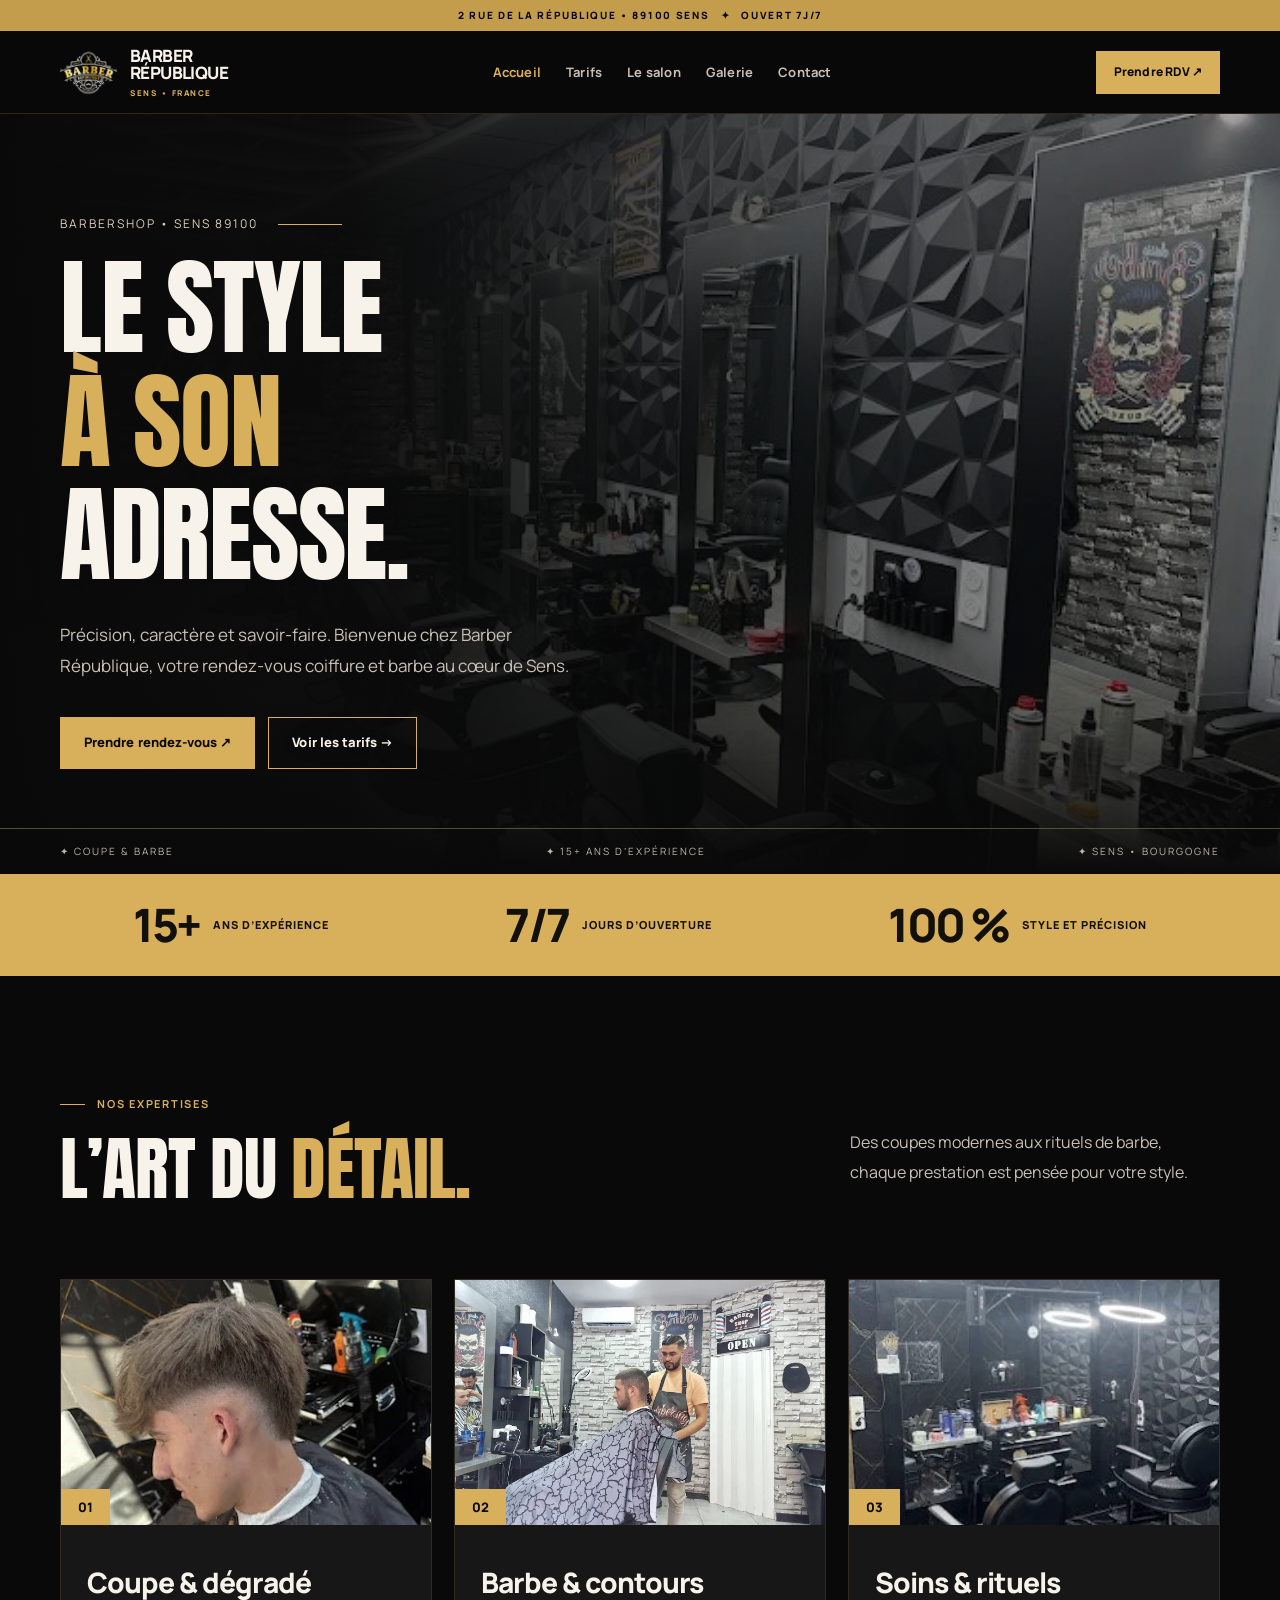
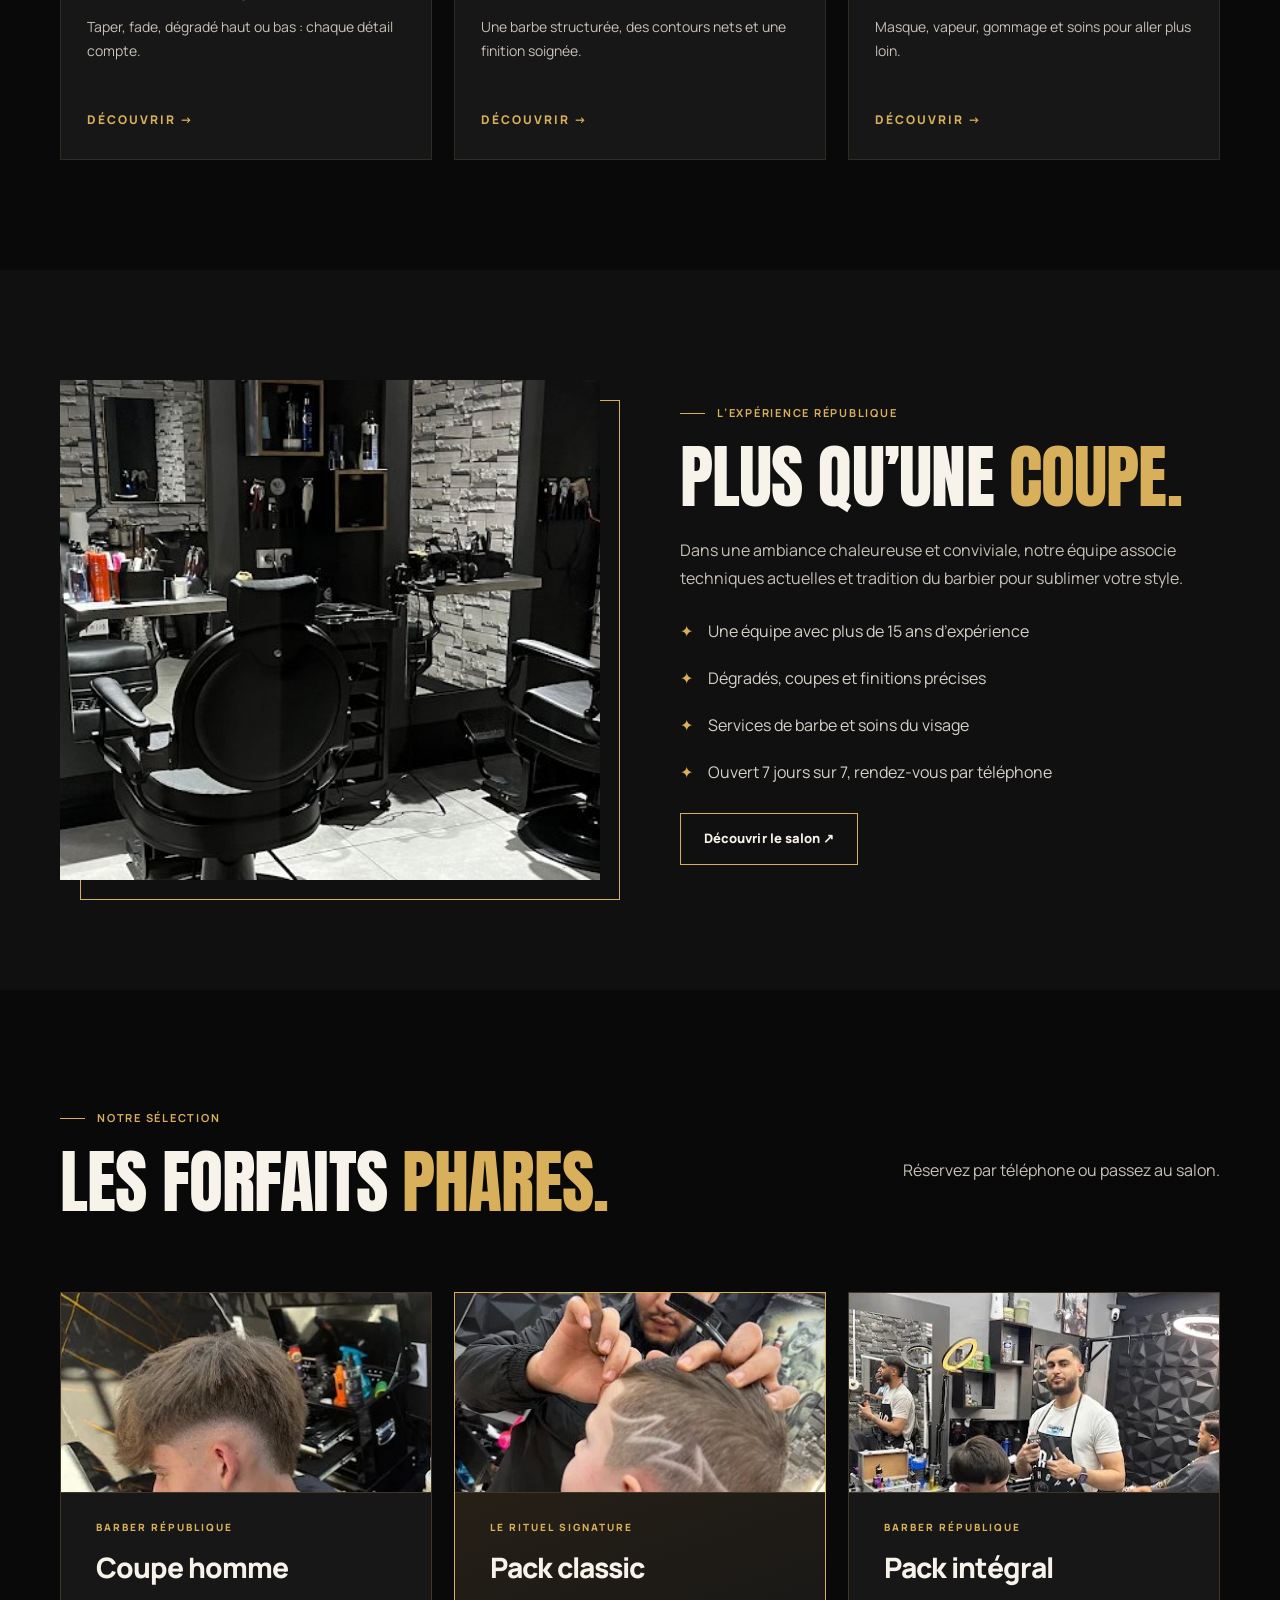
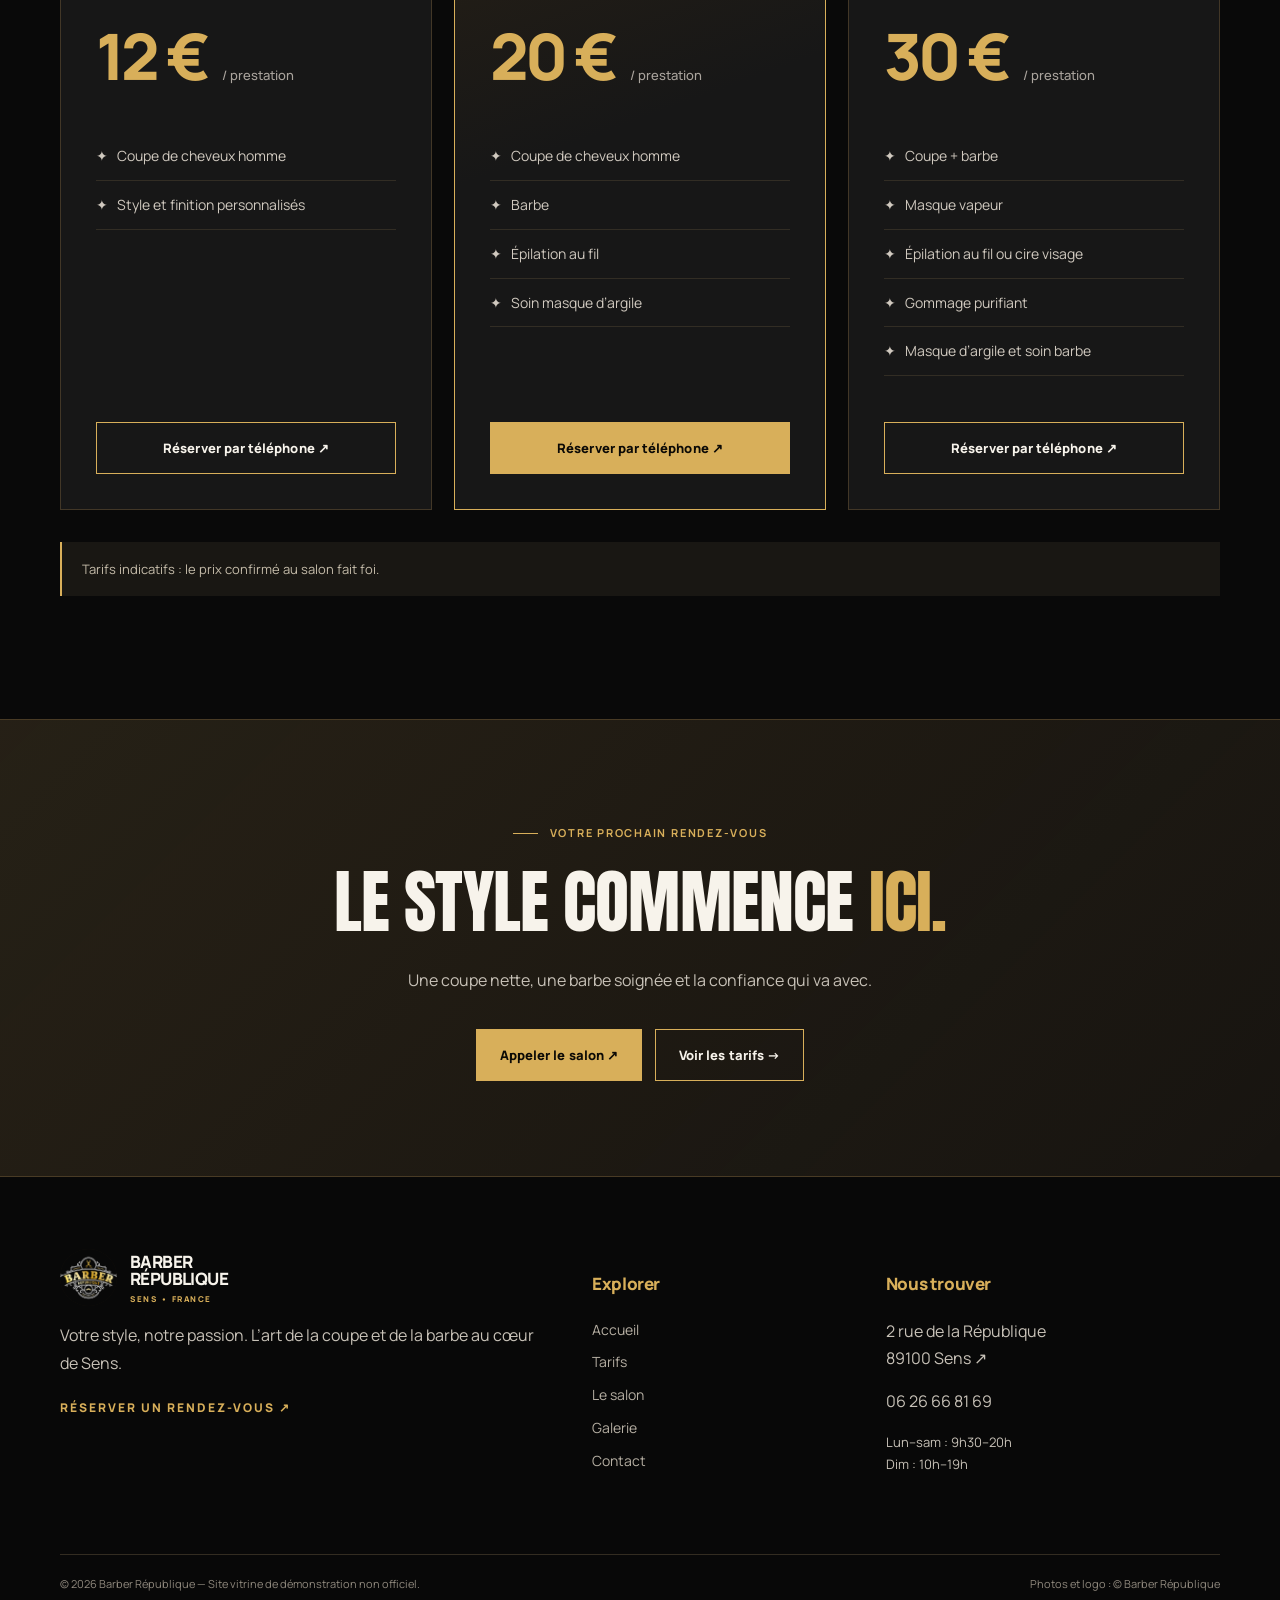
<file: index.html>
<!doctype html><html lang="fr"><head><meta charset="utf-8"><meta name="viewport" content="width=device-width,initial-scale=1"><meta name="format-detection" content="telephone=no"><meta name="theme-color" content="#090909"><meta name="description" content="Barber République à Sens : coupes homme, barbe, soins du visage, ouvert 7j/7 au 2 rue de la République."><title>Accueil | Barber République Sens</title><link rel="icon" href="images/logo.png"><link rel="preconnect" href="https://fonts.googleapis.com"><link rel="stylesheet" href="styles.css"></head><body><div class="topline">2 rue de la République • 89100 Sens<span class="tl-extra"> &nbsp; ✦ &nbsp; Ouvert 7j/7</span></div><header class="header"><div class="container header-inner"><a href="index.html" class="brand" aria-label="Barber République — Accueil"><img src="images/logo.png" alt="Logo Barber République"><span class="brand-text">BARBER<br>RÉPUBLIQUE<small>SENS • FRANCE</small></span></a><nav class="nav" id="nav" aria-label="Navigation principale"><a class="navlink active" href="index.html">Accueil</a><a class="navlink " href="tarifs.html">Tarifs</a><a class="navlink " href="salon.html">Le salon</a><a class="navlink " href="galerie.html">Galerie</a><a class="navlink " href="contact.html">Contact</a></nav><a class="btn header-cta" href="tel:+33626668169">Prendre RDV ↗</a><button class="menu-toggle" aria-label="Ouvrir le menu" aria-controls="nav" aria-expanded="false">☰</button></div></header><main><section class="hero"><img class="hero-bg" src="images/salon-vue-ensemble.jpg" alt="Intérieur du salon Barber République à Sens"><div class="container hero-content"><div class="hero-label">Barbershop • Sens 89100</div><h1>LE STYLE <span class="gold">À SON</span><span>ADRESSE.</span></h1><p>Précision, caractère et savoir-faire. Bienvenue chez Barber République, votre rendez-vous coiffure et barbe au cœur de Sens.</p><div class="hero-actions"><a class="btn" href="tel:+33626668169">Prendre rendez-vous ↗</a><a class="btn outline" href="tarifs.html">Voir les tarifs →</a></div></div><div class="hero-bottom"><div class="container"><span>✦ Coupe & barbe</span><span>✦ 15+ ans d’expérience</span><span>✦ Sens • Bourgogne</span></div></div></section><div class="statbar"><div class="container"><div class="stat"><b>15+</b> ans d’expérience</div><div class="stat"><b>7/7</b> jours d’ouverture</div><div class="stat"><b>100 %</b> style et précision</div></div></div><section class="section"><div class="container"><div class="section-head reveal"><div><span class="eyebrow">Nos expertises</span><h2>L’ART DU <span class="gold">DÉTAIL.</span></h2></div><p>Des coupes modernes aux rituels de barbe, chaque prestation est pensée pour votre style.</p></div><div class="grid3"><article class="service-card reveal"><div class="service-image"><img src="images/coupe-degrade.jpg" alt="Coupe et dégradé chez Barber République" loading="lazy"><span class="service-number">01</span></div><div class="service-body"><h3>Coupe & dégradé</h3><p>Taper, fade, dégradé haut ou bas : chaque détail compte.</p><a class="text-link" href="tarifs.html">Découvrir →</a></div></article><article class="service-card reveal"><div class="service-image"><img src="images/barbier-au-travail.jpg" alt="Barbier au travail chez Barber République" loading="lazy"><span class="service-number">02</span></div><div class="service-body"><h3>Barbe & contours</h3><p>Une barbe structurée, des contours nets et une finition soignée.</p><a class="text-link" href="tarifs.html">Découvrir →</a></div></article><article class="service-card reveal"><div class="service-image"><img src="images/salon-plafond-led.jpg" alt="Postes de coiffure et plafond lumineux du salon" loading="lazy"><span class="service-number">03</span></div><div class="service-body"><h3>Soins & rituels</h3><p>Masque, vapeur, gommage et soins pour aller plus loin.</p><a class="text-link" href="tarifs.html">Découvrir →</a></div></article></div></div></section><section class="section alt"><div class="container split"><div class="split-photo reveal"><img src="images/salon-fauteuils.jpg" alt="Fauteuils et postes de coiffure du salon Barber République" loading="lazy"></div><div class="reveal"><span class="eyebrow">L’expérience République</span><h2>PLUS QU’UNE <span class="gold">COUPE.</span></h2><p>Dans une ambiance chaleureuse et conviviale, notre équipe associe techniques actuelles et tradition du barbier pour sublimer votre style.</p><ul class="checklist"><li>Une équipe avec plus de 15 ans d’expérience</li><li>Dégradés, coupes et finitions précises</li><li>Services de barbe et soins du visage</li><li>Ouvert 7 jours sur 7, rendez-vous par téléphone</li></ul><a href="salon.html" class="btn outline">Découvrir le salon ↗</a></div></div></section><section class="section"><div class="container"><div class="section-head reveal"><div><span class="eyebrow">Notre sélection</span><h2>LES FORFAITS <span class="gold">PHARES.</span></h2></div><p>Réservez par téléphone ou passez au salon.</p></div><div class="grid3 pricing-home"><article class="pricing-card reveal "><div class="pricing-photo"><img src="images/coupe-degrade.jpg" alt="Coupe homme dégradée" loading="lazy"></div><span class="pill">Barber République</span><h3>Coupe homme</h3><div class="price">12 € <small>/ prestation</small></div><ul><li>✦ &nbsp; Coupe de cheveux homme</li><li>✦ &nbsp; Style et finition personnalisés</li></ul><a class="btn outline" href="tel:+33626668169">Réserver par téléphone ↗</a></article><article class="pricing-card reveal featured"><div class="pricing-photo"><img src="images/coupe-motif-rasoir.jpg" alt="Coupe et finitions au rasoir" loading="lazy"></div><span class="pill">Le rituel signature</span><h3>Pack classic</h3><div class="price">20 € <small>/ prestation</small></div><ul><li>✦ &nbsp; Coupe de cheveux homme</li><li>✦ &nbsp; Barbe</li><li>✦ &nbsp; Épilation au fil</li><li>✦ &nbsp; Soin masque d’argile</li></ul><a class="btn " href="tel:+33626668169">Réserver par téléphone ↗</a></article><article class="pricing-card reveal "><div class="pricing-photo"><img src="images/equipe-au-travail.jpg" alt="Soin complet au salon" loading="lazy"></div><span class="pill">Barber République</span><h3>Pack intégral</h3><div class="price">30 € <small>/ prestation</small></div><ul><li>✦ &nbsp; Coupe + barbe</li><li>✦ &nbsp; Masque vapeur</li><li>✦ &nbsp; Épilation au fil ou cire visage</li><li>✦ &nbsp; Gommage purifiant</li><li>✦ &nbsp; Masque d’argile et soin barbe</li></ul><a class="btn outline" href="tel:+33626668169">Réserver par téléphone ↗</a></article></div><p class="note">Tarifs indicatifs : le prix confirmé au salon fait foi.</p></div></section><section class="cta-band"><div class="container reveal"><span class="eyebrow">Votre prochain rendez-vous</span><h2>LE STYLE COMMENCE <span class="gold">ICI.</span></h2><p>Une coupe nette, une barbe soignée et la confiance qui va avec.</p><div class="actions"><a class="btn" href="tel:+33626668169">Appeler le salon ↗</a><a class="btn outline" href="tarifs.html">Voir les tarifs →</a></div></div></section></main><footer class="footer"><div class="container"><div class="footer-grid"><div><a href="index.html" class="brand"><img src="images/logo.png" alt="Logo Barber République"><span class="brand-text">BARBER<br>RÉPUBLIQUE<small>SENS • FRANCE</small></span></a><p>Votre style, notre passion. L’art de la coupe et de la barbe au cœur de Sens.</p><a class="text-link" href="tel:+33626668169">Réserver un rendez-vous ↗</a></div><div><h4>Explorer</h4><ul><li><a href="index.html">Accueil</a></li><li><a href="tarifs.html">Tarifs</a></li><li><a href="salon.html">Le salon</a></li><li><a href="galerie.html">Galerie</a></li><li><a href="contact.html">Contact</a></li></ul></div><div><h4>Nous trouver</h4><p><a href="https://www.google.com/maps/search/?api=1&amp;query=2+Rue+de+la+R%C3%A9publique+89100+Sens" target="_blank" rel="noopener noreferrer">2 rue de la République<br>89100 Sens ↗</a></p><p><a href="tel:+33626668169">06 26 66 81 69</a></p><p class="small">Lun–sam : 9h30–20h<br>Dim : 10h–19h</p></div></div><div class="footer-bottom"><span>© 2026 Barber République — Site vitrine de démonstration non officiel.</span><span>Photos et logo : © Barber République</span></div></div></footer><script src="script.js" defer></script></body></html>
</file>
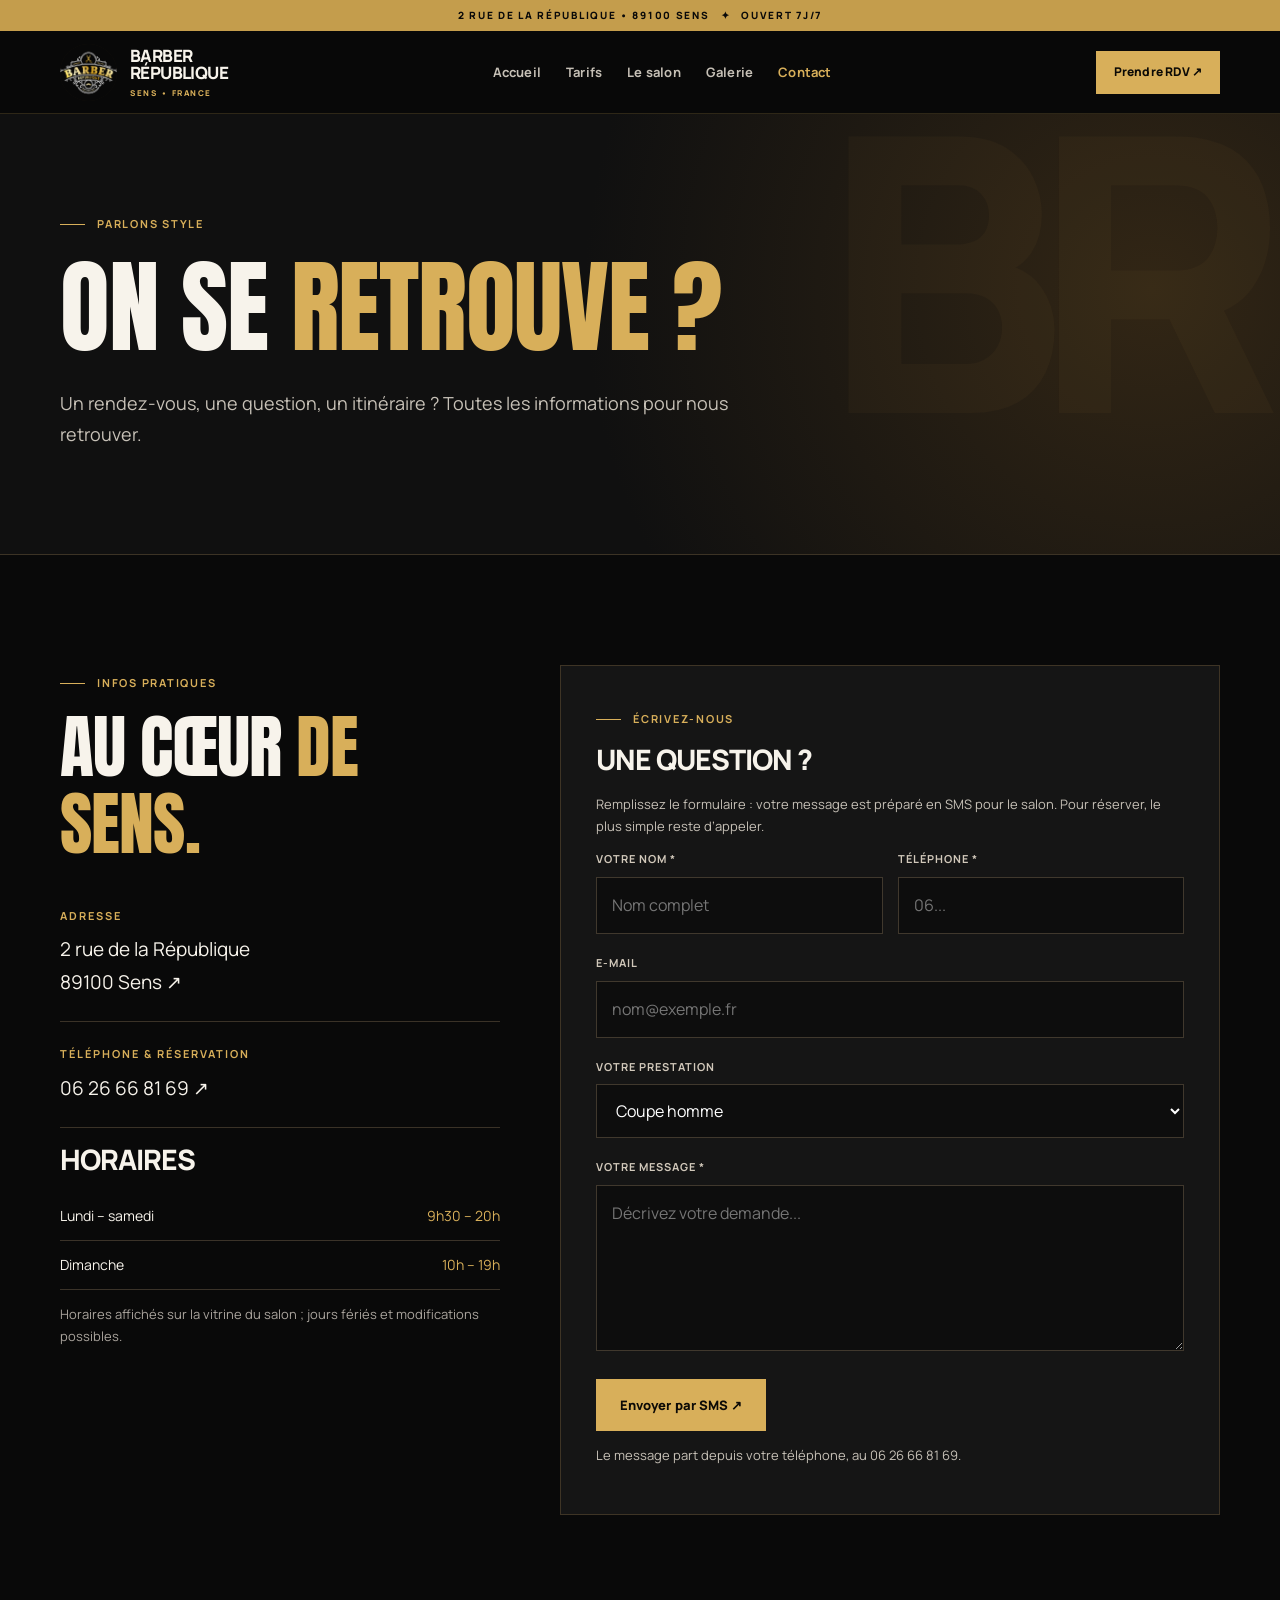
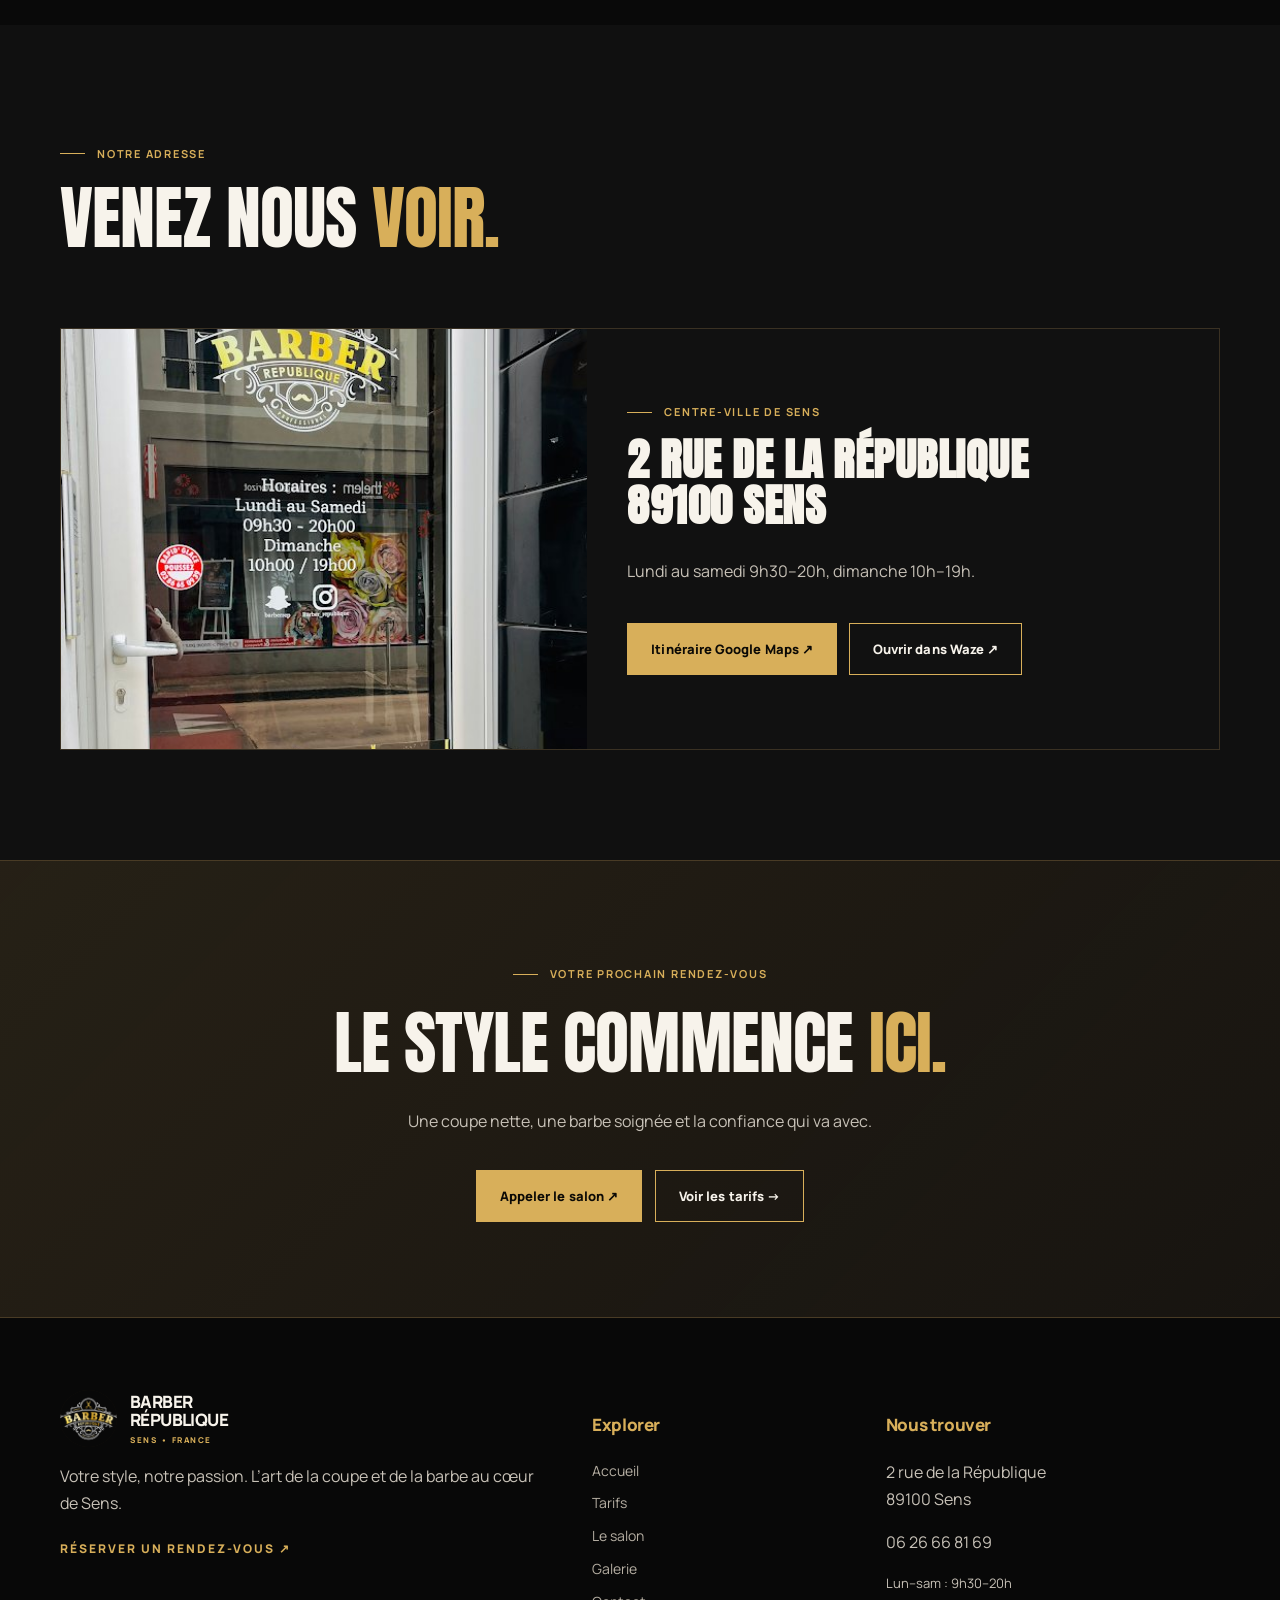
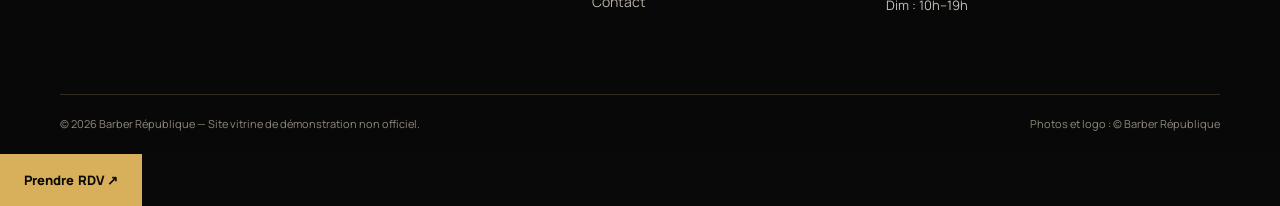
<file: contact.html>
<!doctype html><html lang="fr"><head><meta charset="utf-8"><meta name="viewport" content="width=device-width,initial-scale=1"><meta name="format-detection" content="telephone=no"><meta name="theme-color" content="#090909"><meta name="description" content="Adresse, téléphone, horaires et prise de rendez-vous chez Barber République à Sens."><title>Contact et horaires | Barber République Sens</title><link rel="icon" href="images/logo.png"><link rel="preconnect" href="https://fonts.googleapis.com"><link rel="stylesheet" href="styles.css"></head><body><div class="topline">2 rue de la République • 89100 Sens<span class="tl-extra"> &nbsp; ✦ &nbsp; Ouvert 7j/7</span></div><header class="header"><div class="container header-inner"><a href="index.html" class="brand" aria-label="Barber République — Accueil"><img src="images/logo.png" alt="Logo Barber République"><span class="brand-text">BARBER<br>RÉPUBLIQUE<small>SENS • FRANCE</small></span></a><nav class="nav" id="nav" aria-label="Navigation principale"><a class="navlink " href="index.html">Accueil</a><a class="navlink " href="tarifs.html">Tarifs</a><a class="navlink " href="salon.html">Le salon</a><a class="navlink " href="galerie.html">Galerie</a><a class="navlink active" href="contact.html">Contact</a></nav><a class="btn header-cta" href="tel:+33626668169">Prendre RDV ↗</a><button class="menu-toggle" aria-label="Ouvrir le menu" aria-controls="nav" aria-expanded="false">☰</button></div></header><main><section class="page-hero"><div class="container reveal"><span class="eyebrow">Parlons style</span><h1>ON SE <span class="gold">RETROUVE ?</span></h1><p class="lead">Un rendez-vous, une question, un itinéraire ? Toutes les informations pour nous retrouver.</p></div></section><section class="section"><div class="container contact-grid"><div class="reveal"><span class="eyebrow">Infos pratiques</span><h2>AU CŒUR <span class="gold">DE SENS.</span></h2><div class="contact-block"><strong>Adresse</strong><a href="https://www.google.com/maps/search/?api=1&query=2+Rue+de+la+R%C3%A9publique+89100+Sens" target="_blank" rel="noopener noreferrer">2 rue de la République<br>89100 Sens ↗</a></div><div class="contact-block"><strong>Téléphone &amp; Réservation</strong><a href="tel:+33626668169">06 26 66 81 69 ↗</a></div><h3>HORAIRES</h3><table class="hours"><tr><td>Lundi – samedi</td><td>9h30 – 20h</td></tr><tr><td>Dimanche</td><td>10h – 19h</td></tr></table><p class="small muted">Horaires affichés sur la vitrine du salon ; jours fériés et modifications possibles.</p></div><div class="contact-form reveal"><span class="eyebrow">Écrivez-nous</span><h3>UNE QUESTION ?</h3><p class="small">Remplissez le formulaire : votre message est préparé en SMS pour le salon. Pour réserver, le plus simple reste d’appeler.</p><form><div class="form-row"><div class="field"><label for="nom">Votre nom *</label><input id="nom" name="nom" required autocomplete="name" placeholder="Nom complet"></div><div class="field"><label for="telephone">Téléphone *</label><input id="telephone" name="telephone" required type="tel" autocomplete="tel" placeholder="06..."></div></div><div class="field"><label for="email">E-mail</label><input id="email" name="email" type="email" autocomplete="email" placeholder="nom@exemple.fr"></div><div class="field"><label for="service">Votre prestation</label><select id="service" name="service"><option>Coupe homme</option><option>Barbe</option><option>Pack classic</option><option>Pack intégral</option><option>Autre demande</option></select></div><div class="field"><label for="message">Votre message *</label><textarea id="message" name="message" required rows="5" placeholder="Décrivez votre demande..."></textarea></div><button class="btn" type="submit">Envoyer par SMS ↗</button><p class="small" id="form-note" aria-live="polite">Le message part depuis votre téléphone, au 06 26 66 81 69.</p></form></div></div></section><section class="section alt"><div class="container"><div class="section-head reveal"><div><span class="eyebrow">Notre adresse</span><h2>VENEZ NOUS <span class="gold">VOIR.</span></h2></div><p></p></div><div class="map-card reveal"><img src="images/vitrine-horaires.jpg" alt="La vitrine du salon Barber République, 2 rue de la République à Sens" loading="lazy"><div class="map-card-body"><span class="eyebrow">Centre-ville de Sens</span><h3>2 rue de la République<br>89100 Sens</h3><p>Lundi au samedi 9h30–20h, dimanche 10h–19h.</p><div class="actions"><a class="btn" href="https://www.google.com/maps/dir/?api=1&destination=2%20rue%20de%20la%20R%C3%A9publique%2089100%20Sens" target="_blank" rel="noopener noreferrer">Itinéraire Google Maps ↗</a><a class="btn outline" href="https://waze.com/ul?q=2%20rue%20de%20la%20R%C3%A9publique%2089100%20Sens&navigate=yes" target="_blank" rel="noopener noreferrer">Ouvrir dans Waze ↗</a></div></div></div><style>.map-card{display:grid;grid-template-columns:minmax(0,1fr) minmax(0,1.2fr);border:1px solid #3a3123;background:#111;overflow:hidden}.map-card img{width:100%;height:100%;min-height:320px;max-height:420px;object-fit:cover}.map-card-body{padding:40px;display:flex;flex-direction:column;justify-content:center;gap:14px}.map-card-body h3{font-family:'Anton',Impact,sans-serif;font-size:clamp(28px,4vw,44px);line-height:1.05;text-transform:uppercase;margin:0}.map-card-body .actions{display:flex;flex-wrap:wrap;gap:12px;margin-top:8px}@media(max-width:760px){.map-card{grid-template-columns:1fr}.map-card img{min-height:0;height:260px}.map-card-body{padding:26px 20px}}</style></div></section><section class="cta-band"><div class="container reveal"><span class="eyebrow">Votre prochain rendez-vous</span><h2>LE STYLE COMMENCE <span class="gold">ICI.</span></h2><p>Une coupe nette, une barbe soignée et la confiance qui va avec.</p><div class="actions"><a class="btn" href="tel:+33626668169">Appeler le salon ↗</a><a class="btn outline" href="tarifs.html">Voir les tarifs →</a></div></div></section></main><footer class="footer"><div class="container"><div class="footer-grid"><div><a href="index.html" class="brand"><img src="images/logo.png" alt="Logo Barber République"><span class="brand-text">BARBER<br>RÉPUBLIQUE<small>SENS • FRANCE</small></span></a><p>Votre style, notre passion. L’art de la coupe et de la barbe au cœur de Sens.</p><a class="text-link" href="tel:+33626668169">Réserver un rendez-vous ↗</a></div><div><h4>Explorer</h4><ul><li><a href="index.html">Accueil</a></li><li><a href="tarifs.html">Tarifs</a></li><li><a href="salon.html">Le salon</a></li><li><a href="galerie.html">Galerie</a></li><li><a href="contact.html">Contact</a></li></ul></div><div><h4>Nous trouver</h4><p>2 rue de la République<br>89100 Sens</p><p><a href="tel:+33626668169">06 26 66 81 69</a></p><p class="small">Lun–sam : 9h30–20h<br>Dim : 10h–19h</p></div></div><div class="footer-bottom"><span>© 2026 Barber République — Site vitrine de démonstration non officiel.</span><span>Photos et logo : © Barber République</span></div></div></footer><a class="btn floating-book" href="tel:+33626668169">Prendre RDV ↗</a><script src="script.js" defer></script></body></html>
</file>
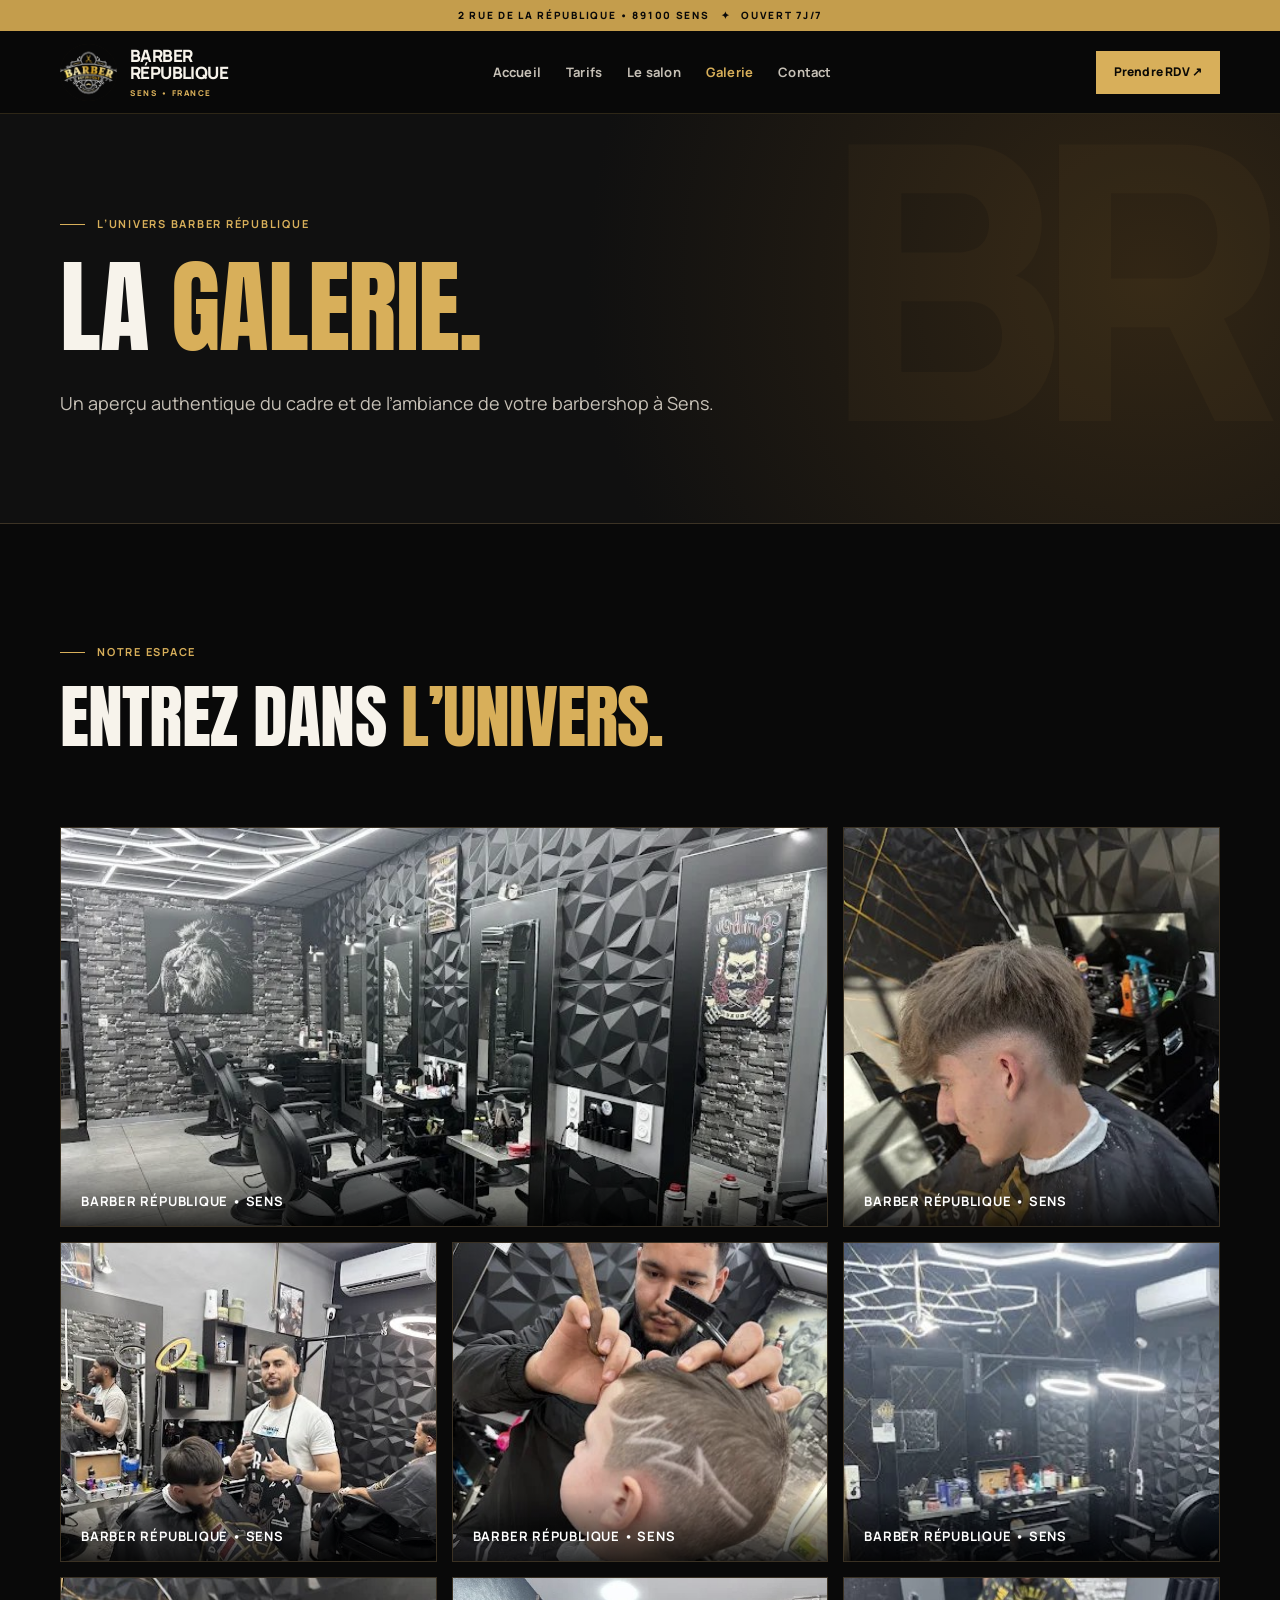
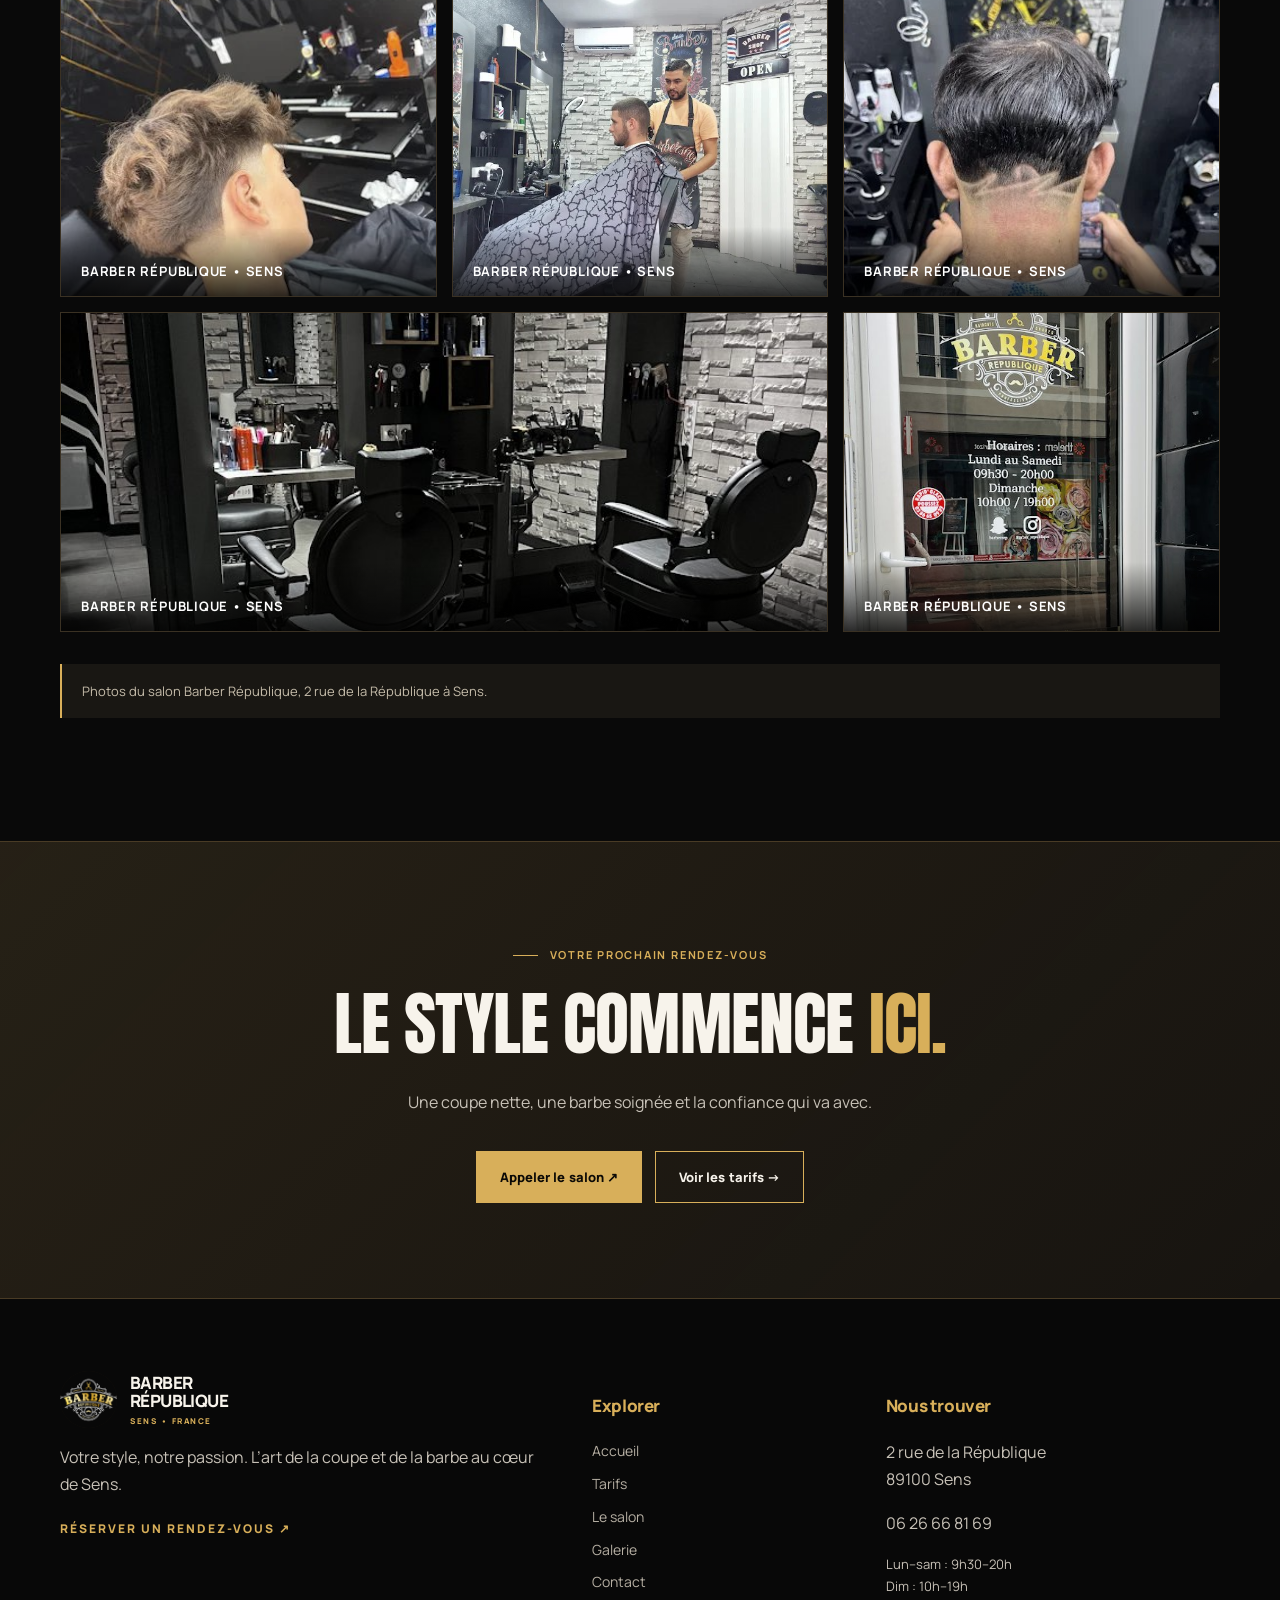
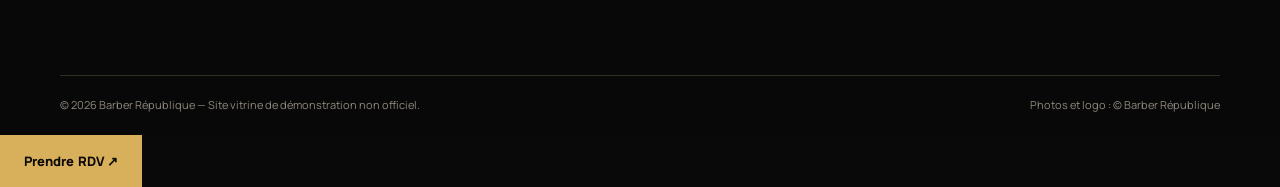
<file: galerie.html>
<!doctype html><html lang="fr"><head><meta charset="utf-8"><meta name="viewport" content="width=device-width,initial-scale=1"><meta name="format-detection" content="telephone=no"><meta name="theme-color" content="#090909"><meta name="description" content="Découvrez les photos du véritable salon Barber République à Sens."><title>Galerie photos | Barber République Sens</title><link rel="icon" href="images/logo.png"><link rel="preconnect" href="https://fonts.googleapis.com"><link rel="stylesheet" href="styles.css"></head><body><div class="topline">2 rue de la République • 89100 Sens<span class="tl-extra"> &nbsp; ✦ &nbsp; Ouvert 7j/7</span></div><header class="header"><div class="container header-inner"><a href="index.html" class="brand" aria-label="Barber République — Accueil"><img src="images/logo.png" alt="Logo Barber République"><span class="brand-text">BARBER<br>RÉPUBLIQUE<small>SENS • FRANCE</small></span></a><nav class="nav" id="nav" aria-label="Navigation principale"><a class="navlink " href="index.html">Accueil</a><a class="navlink " href="tarifs.html">Tarifs</a><a class="navlink " href="salon.html">Le salon</a><a class="navlink active" href="galerie.html">Galerie</a><a class="navlink " href="contact.html">Contact</a></nav><a class="btn header-cta" href="tel:+33626668169">Prendre RDV ↗</a><button class="menu-toggle" aria-label="Ouvrir le menu" aria-controls="nav" aria-expanded="false">☰</button></div></header><main><section class="page-hero"><div class="container reveal"><span class="eyebrow">L’univers Barber République</span><h1>LA <span class="gold">GALERIE.</span></h1><p class="lead">Un aperçu authentique du cadre et de l’ambiance de votre barbershop à Sens.</p></div></section><section class="section"><div class="container"><div class="section-head reveal"><div><span class="eyebrow">Notre espace</span><h2>ENTREZ DANS <span class="gold">L’UNIVERS.</span></h2></div><p></p></div><div class="gallery"><div class="gallery-item reveal"><img src="images/salon-vue-ensemble.jpg" alt="Le salon Barber République à Sens" loading="lazy"></div><div class="gallery-item reveal"><img src="images/coupe-degrade.jpg" alt="Coupe dégradée" loading="lazy"></div><div class="gallery-item reveal"><img src="images/equipe-au-travail.jpg" alt="L’équipe au travail" loading="lazy"></div><div class="gallery-item reveal"><img src="images/coupe-motif-rasoir.jpg" alt="Motif tracé au rasoir" loading="lazy"></div><div class="gallery-item reveal"><img src="images/salon-plafond-led.jpg" alt="Plafond lumineux et postes de coiffure" loading="lazy"></div><div class="gallery-item reveal"><img src="images/coupe-degrade-boucle.jpg" alt="Dégradé sur cheveux bouclés" loading="lazy"></div><div class="gallery-item reveal"><img src="images/barbier-au-travail.jpg" alt="Barbier au travail" loading="lazy"></div><div class="gallery-item reveal"><img src="images/coupe-motif-nuque.jpg" alt="Motif rasé sur la nuque" loading="lazy"></div><div class="gallery-item reveal"><img src="images/salon-fauteuils.jpg" alt="Fauteuils de barbier" loading="lazy"></div><div class="gallery-item reveal"><img src="images/vitrine-horaires.jpg" alt="La vitrine du salon, 2 rue de la République" loading="lazy"></div></div><p class="note">Photos du salon Barber République, 2 rue de la République à Sens.</p></div></section><section class="cta-band"><div class="container reveal"><span class="eyebrow">Votre prochain rendez-vous</span><h2>LE STYLE COMMENCE <span class="gold">ICI.</span></h2><p>Une coupe nette, une barbe soignée et la confiance qui va avec.</p><div class="actions"><a class="btn" href="tel:+33626668169">Appeler le salon ↗</a><a class="btn outline" href="tarifs.html">Voir les tarifs →</a></div></div></section></main><footer class="footer"><div class="container"><div class="footer-grid"><div><a href="index.html" class="brand"><img src="images/logo.png" alt="Logo Barber République"><span class="brand-text">BARBER<br>RÉPUBLIQUE<small>SENS • FRANCE</small></span></a><p>Votre style, notre passion. L’art de la coupe et de la barbe au cœur de Sens.</p><a class="text-link" href="tel:+33626668169">Réserver un rendez-vous ↗</a></div><div><h4>Explorer</h4><ul><li><a href="index.html">Accueil</a></li><li><a href="tarifs.html">Tarifs</a></li><li><a href="salon.html">Le salon</a></li><li><a href="galerie.html">Galerie</a></li><li><a href="contact.html">Contact</a></li></ul></div><div><h4>Nous trouver</h4><p>2 rue de la République<br>89100 Sens</p><p><a href="tel:+33626668169">06 26 66 81 69</a></p><p class="small">Lun–sam : 9h30–20h<br>Dim : 10h–19h</p></div></div><div class="footer-bottom"><span>© 2026 Barber République — Site vitrine de démonstration non officiel.</span><span>Photos et logo : © Barber République</span></div></div></footer><a class="btn floating-book" href="tel:+33626668169">Prendre RDV ↗</a><script src="script.js" defer></script></body></html>
</file>
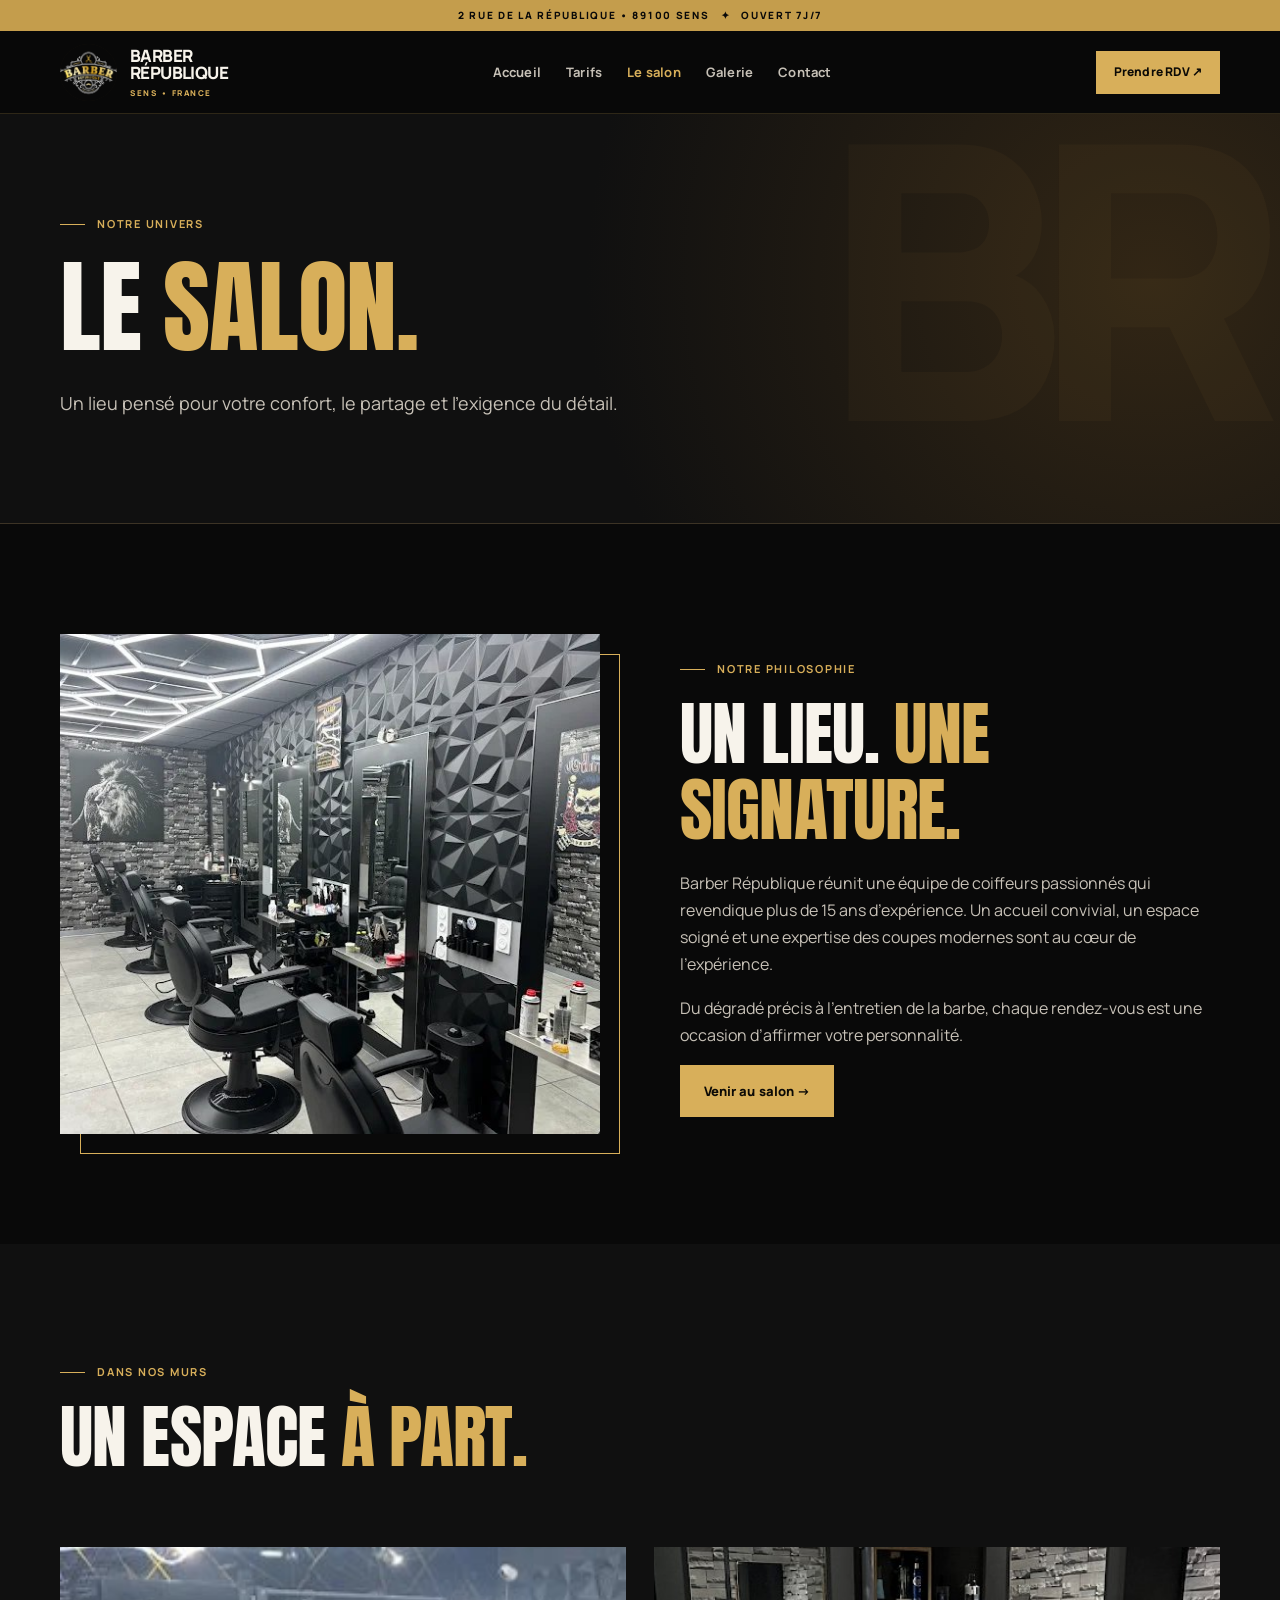
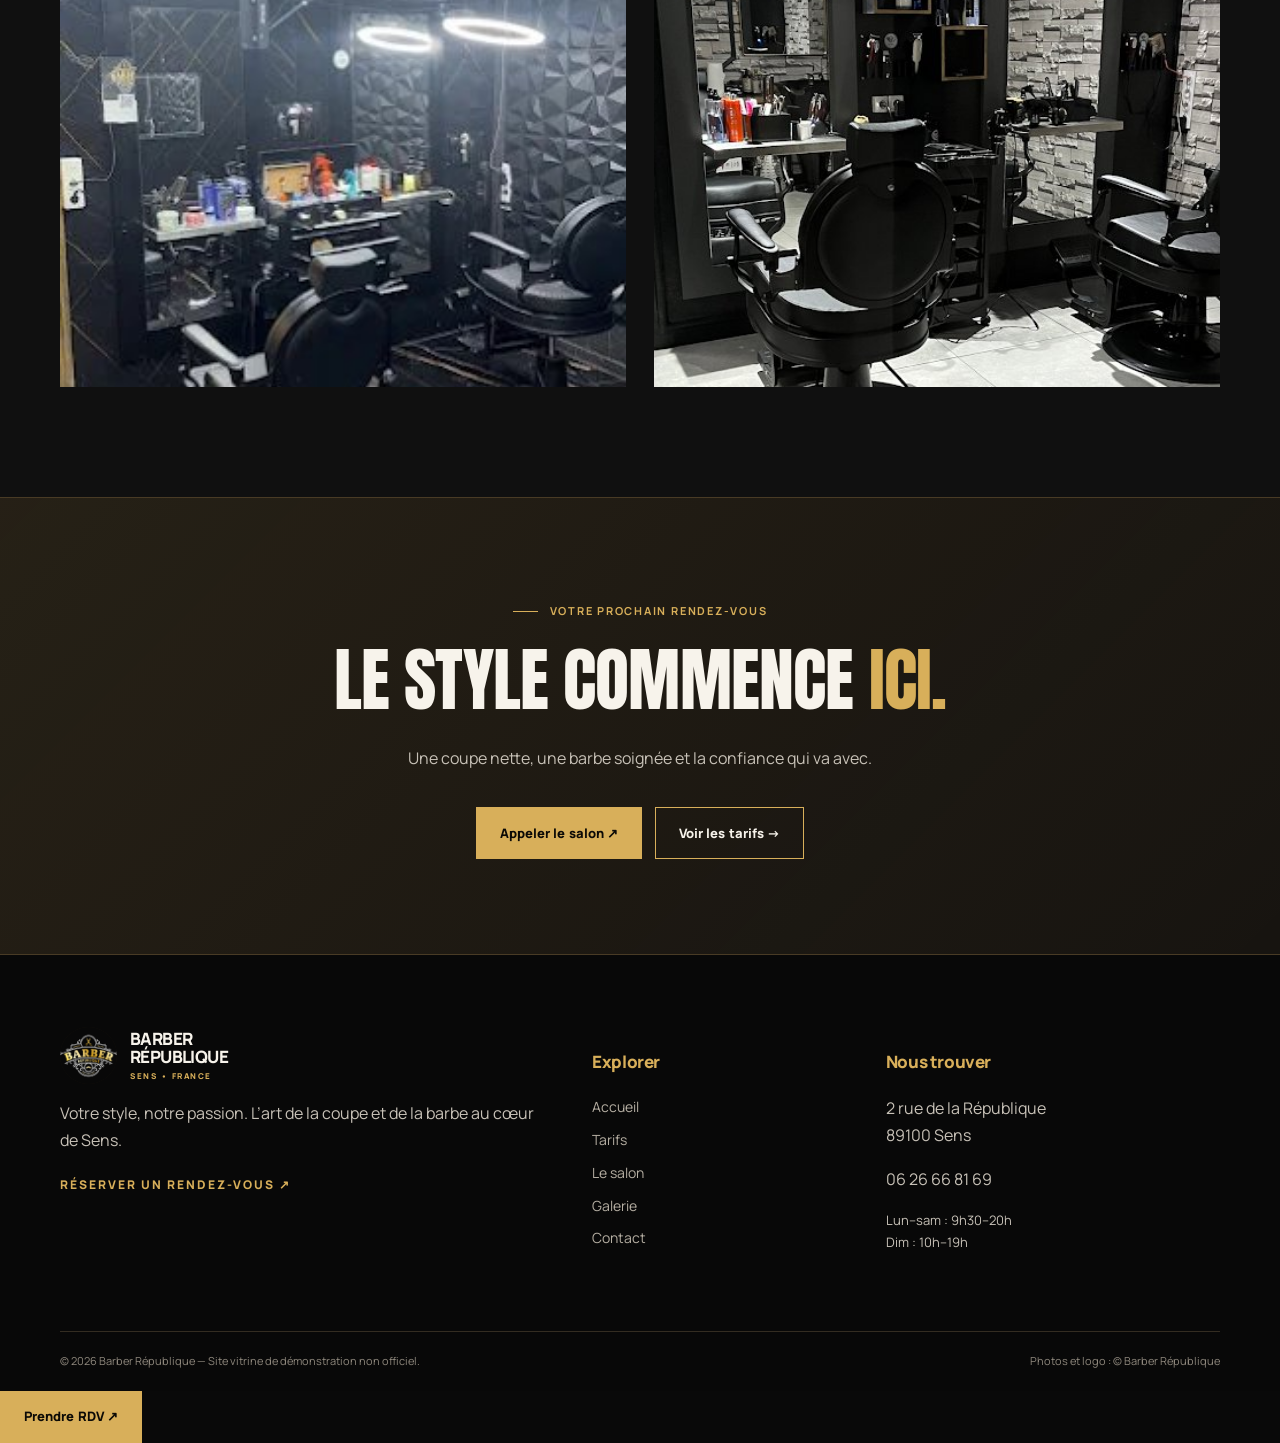
<file: salon.html>
<!doctype html><html lang="fr"><head><meta charset="utf-8"><meta name="viewport" content="width=device-width,initial-scale=1"><meta name="format-detection" content="telephone=no"><meta name="theme-color" content="#090909"><meta name="description" content="Découvrez Barber République, barbershop au 2 rue de la République à Sens. Plus de 15 ans d’expérience."><title>Le salon | Barber République Sens</title><link rel="icon" href="images/logo.png"><link rel="preconnect" href="https://fonts.googleapis.com"><link rel="stylesheet" href="styles.css"></head><body><div class="topline">2 rue de la République • 89100 Sens<span class="tl-extra"> &nbsp; ✦ &nbsp; Ouvert 7j/7</span></div><header class="header"><div class="container header-inner"><a href="index.html" class="brand" aria-label="Barber République — Accueil"><img src="images/logo.png" alt="Logo Barber République"><span class="brand-text">BARBER<br>RÉPUBLIQUE<small>SENS • FRANCE</small></span></a><nav class="nav" id="nav" aria-label="Navigation principale"><a class="navlink " href="index.html">Accueil</a><a class="navlink " href="tarifs.html">Tarifs</a><a class="navlink active" href="salon.html">Le salon</a><a class="navlink " href="galerie.html">Galerie</a><a class="navlink " href="contact.html">Contact</a></nav><a class="btn header-cta" href="tel:+33626668169">Prendre RDV ↗</a><button class="menu-toggle" aria-label="Ouvrir le menu" aria-controls="nav" aria-expanded="false">☰</button></div></header><main><section class="page-hero"><div class="container reveal"><span class="eyebrow">Notre univers</span><h1>LE <span class="gold">SALON.</span></h1><p class="lead">Un lieu pensé pour votre confort, le partage et l’exigence du détail.</p></div></section><section class="section"><div class="container split"><div class="split-photo reveal"><img src="images/salon-vue-ensemble.jpg" alt="Vue intérieure Barber République Sens" loading="lazy"></div><div class="reveal"><span class="eyebrow">Notre philosophie</span><h2>UN LIEU. <span class="gold">UNE SIGNATURE.</span></h2><p>Barber République réunit une équipe de coiffeurs passionnés qui revendique plus de 15 ans d’expérience. Un accueil convivial, un espace soigné et une expertise des coupes modernes sont au cœur de l’expérience.</p><p>Du dégradé précis à l’entretien de la barbe, chaque rendez-vous est une occasion d’affirmer votre personnalité.</p><a class="btn" href="contact.html">Venir au salon →</a></div></div></section><section class="section alt"><div class="container"><div class="section-head reveal"><div><span class="eyebrow">Dans nos murs</span><h2>UN ESPACE <span class="gold">À PART.</span></h2></div><p></p></div><div class="grid2"><img src="images/salon-plafond-led.jpg" alt="Postes de coiffure sous le plafond lumineux" loading="lazy"><img src="images/salon-fauteuils.jpg" alt="Fauteuils de barbier Barber République" loading="lazy"></div></div></section><section class="cta-band"><div class="container reveal"><span class="eyebrow">Votre prochain rendez-vous</span><h2>LE STYLE COMMENCE <span class="gold">ICI.</span></h2><p>Une coupe nette, une barbe soignée et la confiance qui va avec.</p><div class="actions"><a class="btn" href="tel:+33626668169">Appeler le salon ↗</a><a class="btn outline" href="tarifs.html">Voir les tarifs →</a></div></div></section></main><footer class="footer"><div class="container"><div class="footer-grid"><div><a href="index.html" class="brand"><img src="images/logo.png" alt="Logo Barber République"><span class="brand-text">BARBER<br>RÉPUBLIQUE<small>SENS • FRANCE</small></span></a><p>Votre style, notre passion. L’art de la coupe et de la barbe au cœur de Sens.</p><a class="text-link" href="tel:+33626668169">Réserver un rendez-vous ↗</a></div><div><h4>Explorer</h4><ul><li><a href="index.html">Accueil</a></li><li><a href="tarifs.html">Tarifs</a></li><li><a href="salon.html">Le salon</a></li><li><a href="galerie.html">Galerie</a></li><li><a href="contact.html">Contact</a></li></ul></div><div><h4>Nous trouver</h4><p>2 rue de la République<br>89100 Sens</p><p><a href="tel:+33626668169">06 26 66 81 69</a></p><p class="small">Lun–sam : 9h30–20h<br>Dim : 10h–19h</p></div></div><div class="footer-bottom"><span>© 2026 Barber République — Site vitrine de démonstration non officiel.</span><span>Photos et logo : © Barber République</span></div></div></footer><a class="btn floating-book" href="tel:+33626668169">Prendre RDV ↗</a><script src="script.js" defer></script></body></html>
</file>
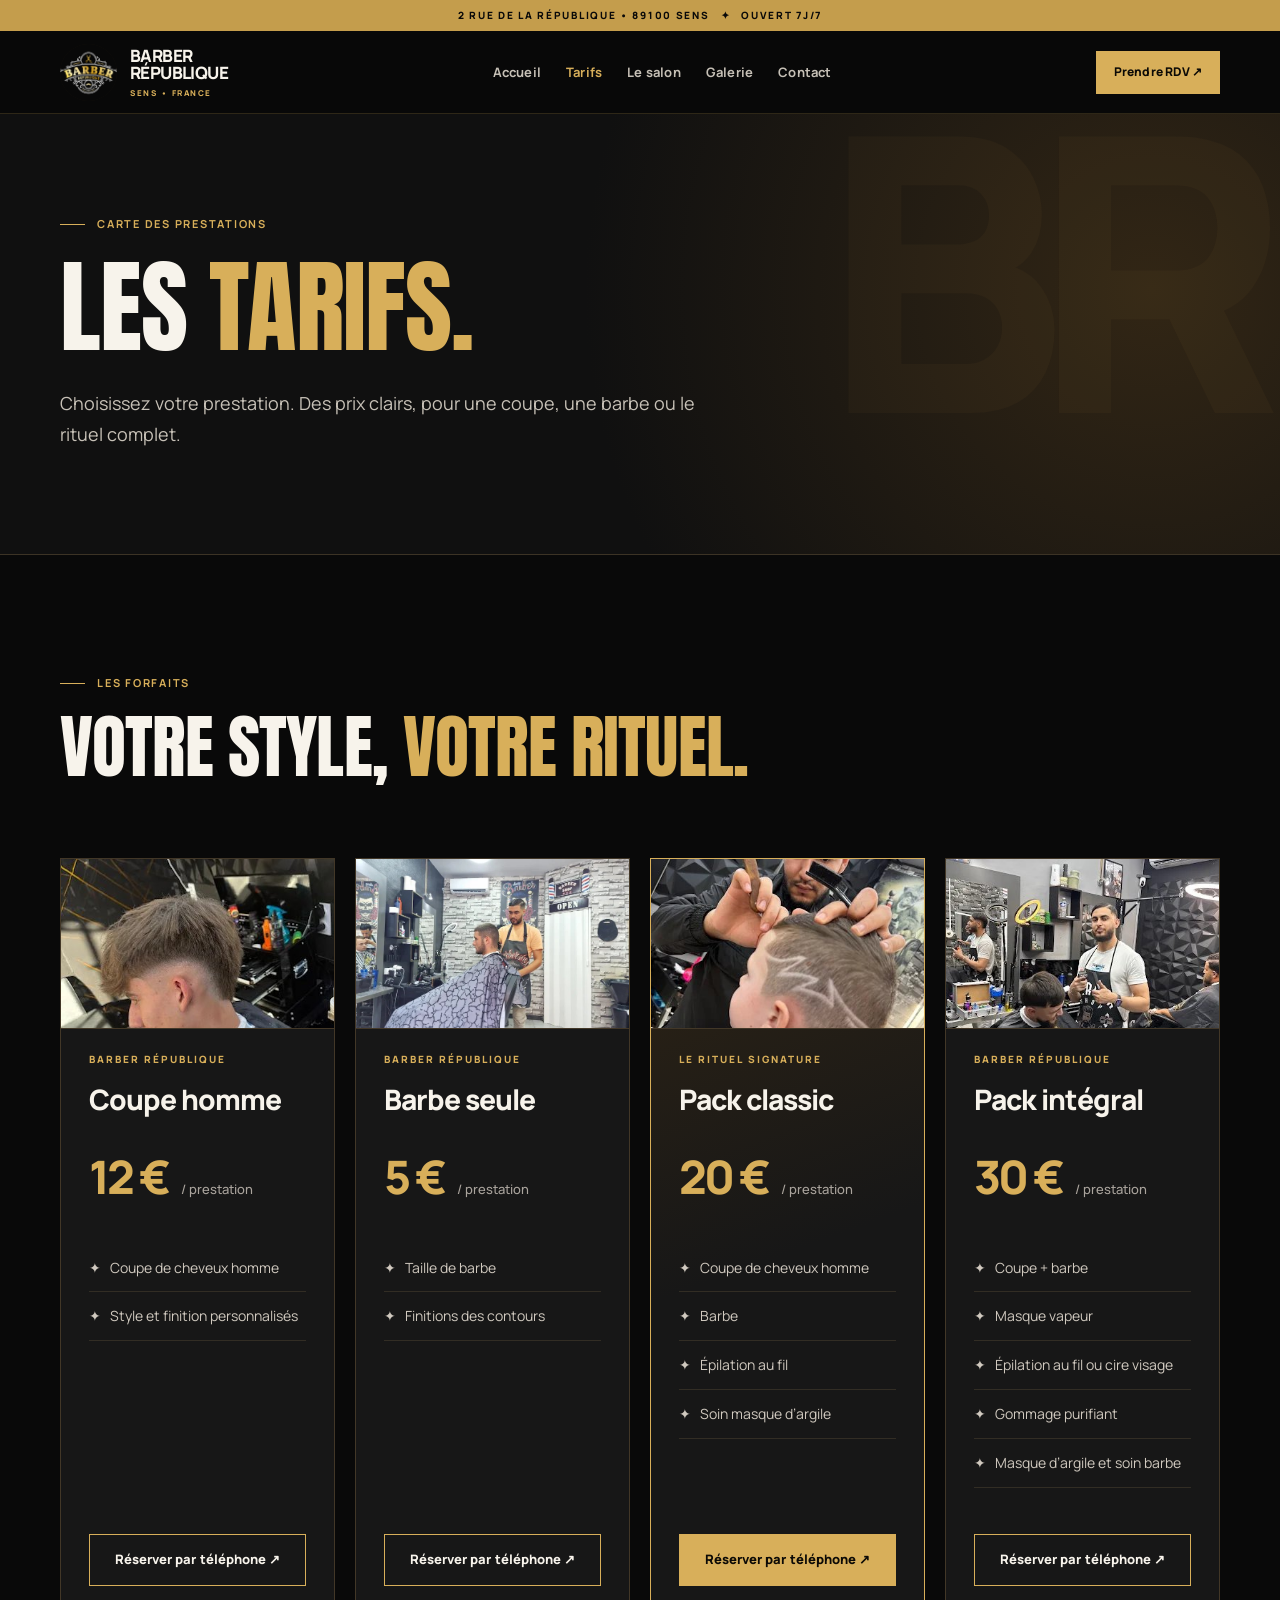
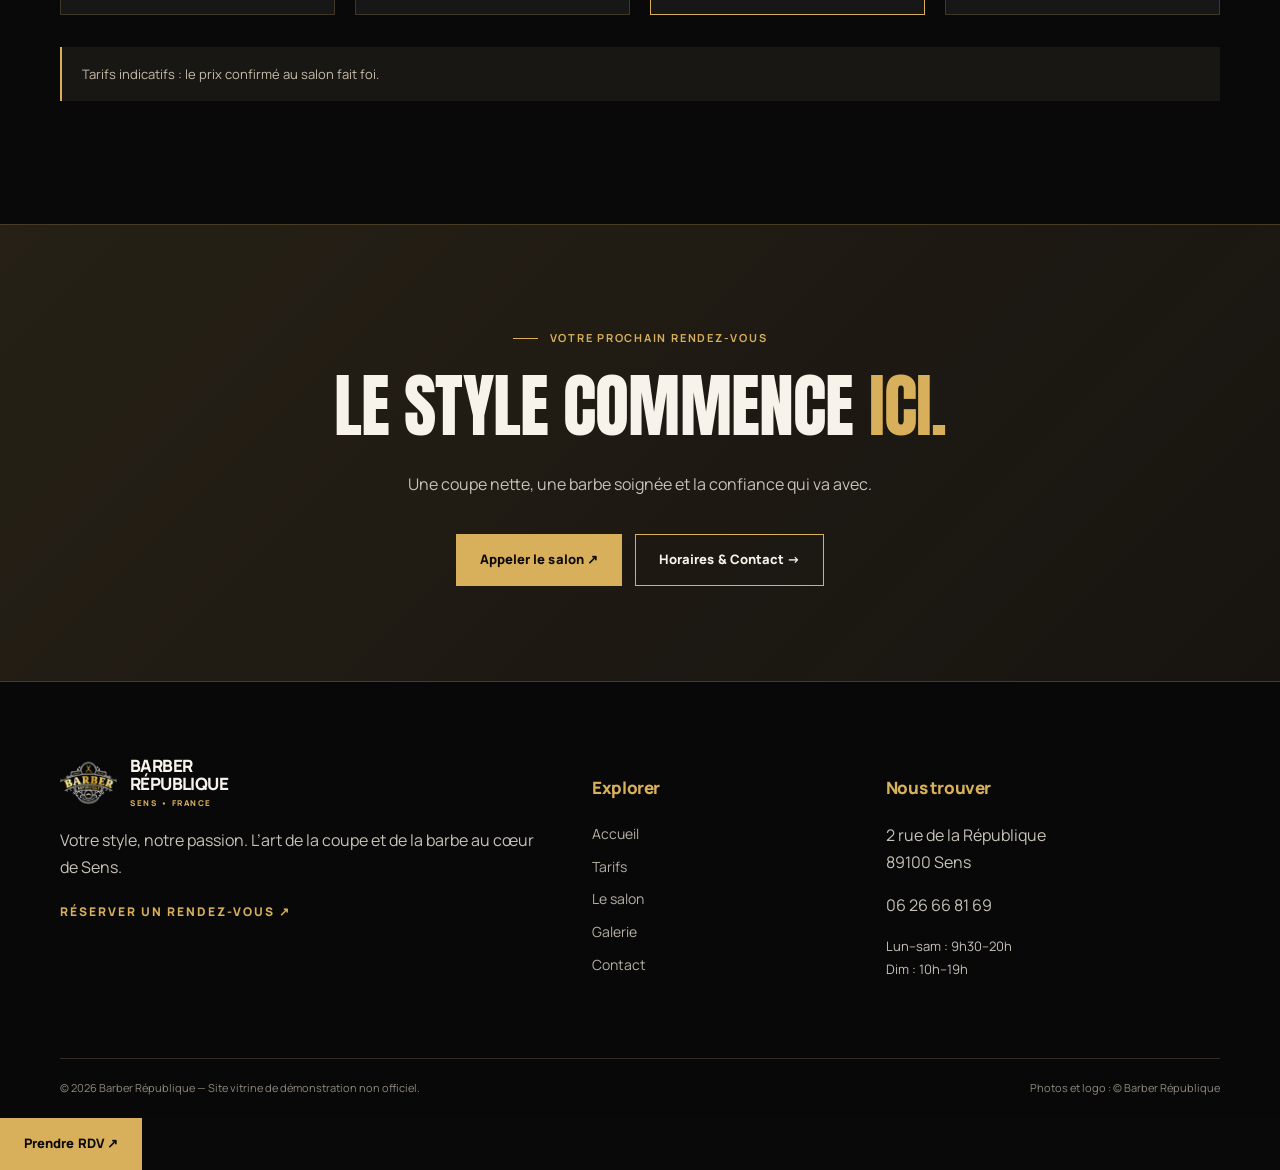
<file: tarifs.html>
<!doctype html><html lang="fr"><head><meta charset="utf-8"><meta name="viewport" content="width=device-width,initial-scale=1"><meta name="format-detection" content="telephone=no"><meta name="theme-color" content="#090909"><meta name="description" content="Tarifs des coupes, barbes et forfaits Barber République à Sens. Rendez-vous par téléphone au 06 26 66 81 69."><title>Tarifs et forfaits | Barber République Sens</title><link rel="icon" href="images/logo.png"><link rel="preconnect" href="https://fonts.googleapis.com"><link rel="stylesheet" href="styles.css"></head><body><div class="topline">2 rue de la République • 89100 Sens<span class="tl-extra"> &nbsp; ✦ &nbsp; Ouvert 7j/7</span></div><header class="header"><div class="container header-inner"><a href="index.html" class="brand" aria-label="Barber République — Accueil"><img src="images/logo.png" alt="Logo Barber République"><span class="brand-text">BARBER<br>RÉPUBLIQUE<small>SENS • FRANCE</small></span></a><nav class="nav" id="nav" aria-label="Navigation principale"><a class="navlink " href="index.html">Accueil</a><a class="navlink active" href="tarifs.html">Tarifs</a><a class="navlink " href="salon.html">Le salon</a><a class="navlink " href="galerie.html">Galerie</a><a class="navlink " href="contact.html">Contact</a></nav><a class="btn header-cta" href="tel:+33626668169">Prendre RDV ↗</a><button class="menu-toggle" aria-label="Ouvrir le menu" aria-controls="nav" aria-expanded="false">☰</button></div></header><main><section class="page-hero"><div class="container reveal"><span class="eyebrow">Carte des prestations</span><h1>LES <span class="gold">TARIFS.</span></h1><p class="lead">Choisissez votre prestation. Des prix clairs, pour une coupe, une barbe ou le rituel complet.</p></div></section><section class="section"><div class="container"><div class="section-head reveal"><div><span class="eyebrow">Les forfaits</span><h2>VOTRE STYLE, <span class="gold">VOTRE RITUEL.</span></h2></div><p></p></div><div class="grid4 pricing-row"><article class="pricing-card reveal "><div class="pricing-photo"><img src="images/coupe-degrade.jpg" alt="Coupe homme dégradée" loading="lazy"></div><span class="pill">Barber République</span><h3>Coupe homme</h3><div class="price">12 € <small>/ prestation</small></div><ul><li>✦ &nbsp; Coupe de cheveux homme</li><li>✦ &nbsp; Style et finition personnalisés</li></ul><a class="btn outline" href="tel:+33626668169">Réserver par téléphone ↗</a></article><article class="pricing-card reveal "><div class="pricing-photo"><img src="images/barbier-au-travail.jpg" alt="Taille de barbe au salon" loading="lazy"></div><span class="pill">Barber République</span><h3>Barbe seule</h3><div class="price">5 € <small>/ prestation</small></div><ul><li>✦ &nbsp; Taille de barbe</li><li>✦ &nbsp; Finitions des contours</li></ul><a class="btn outline" href="tel:+33626668169">Réserver par téléphone ↗</a></article><article class="pricing-card reveal featured"><div class="pricing-photo"><img src="images/coupe-motif-rasoir.jpg" alt="Coupe et finitions au rasoir" loading="lazy"></div><span class="pill">Le rituel signature</span><h3>Pack classic</h3><div class="price">20 € <small>/ prestation</small></div><ul><li>✦ &nbsp; Coupe de cheveux homme</li><li>✦ &nbsp; Barbe</li><li>✦ &nbsp; Épilation au fil</li><li>✦ &nbsp; Soin masque d’argile</li></ul><a class="btn " href="tel:+33626668169">Réserver par téléphone ↗</a></article><article class="pricing-card reveal "><div class="pricing-photo"><img src="images/equipe-au-travail.jpg" alt="Soin complet au salon" loading="lazy"></div><span class="pill">Barber République</span><h3>Pack intégral</h3><div class="price">30 € <small>/ prestation</small></div><ul><li>✦ &nbsp; Coupe + barbe</li><li>✦ &nbsp; Masque vapeur</li><li>✦ &nbsp; Épilation au fil ou cire visage</li><li>✦ &nbsp; Gommage purifiant</li><li>✦ &nbsp; Masque d’argile et soin barbe</li></ul><a class="btn outline" href="tel:+33626668169">Réserver par téléphone ↗</a></article></div><p class="note">Tarifs indicatifs : le prix confirmé au salon fait foi.</p></div></section><section class="cta-band"><div class="container reveal"><span class="eyebrow">Votre prochain rendez-vous</span><h2>LE STYLE COMMENCE <span class="gold">ICI.</span></h2><p>Une coupe nette, une barbe soignée et la confiance qui va avec.</p><div class="actions"><a class="btn" href="tel:+33626668169">Appeler le salon ↗</a><a class="btn outline" href="contact.html">Horaires &amp; Contact →</a></div></div></section></main><footer class="footer"><div class="container"><div class="footer-grid"><div><a href="index.html" class="brand"><img src="images/logo.png" alt="Logo Barber République"><span class="brand-text">BARBER<br>RÉPUBLIQUE<small>SENS • FRANCE</small></span></a><p>Votre style, notre passion. L’art de la coupe et de la barbe au cœur de Sens.</p><a class="text-link" href="tel:+33626668169">Réserver un rendez-vous ↗</a></div><div><h4>Explorer</h4><ul><li><a href="index.html">Accueil</a></li><li><a href="tarifs.html">Tarifs</a></li><li><a href="salon.html">Le salon</a></li><li><a href="galerie.html">Galerie</a></li><li><a href="contact.html">Contact</a></li></ul></div><div><h4>Nous trouver</h4><p>2 rue de la République<br>89100 Sens</p><p><a href="tel:+33626668169">06 26 66 81 69</a></p><p class="small">Lun–sam : 9h30–20h<br>Dim : 10h–19h</p></div></div><div class="footer-bottom"><span>© 2026 Barber République — Site vitrine de démonstration non officiel.</span><span>Photos et logo : © Barber République</span></div></div></footer><a class="btn floating-book" href="tel:+33626668169">Prendre RDV ↗</a><script src="script.js" defer></script></body></html>
</file>
<file: styles.css>
@import url('https://fonts.googleapis.com/css2?family=Anton&family=Manrope:wght@400;500;600;700;800&display=swap');
:root{--bg:#090909;--layer:#151515;--panel:#1b1b1b;--gold:#d8af5a;--bright:#f3d18c;--muted:#aaa49d;--white:#f7f3eb;--line:#383125;--wrap:1160px}*{box-sizing:border-box}html{scroll-behavior:smooth}body{margin:0;background:var(--bg);color:var(--white);font-family:'Manrope',Arial,sans-serif;line-height:1.65}::selection{background:var(--gold);color:#111}a{color:inherit;text-decoration:none}img{max-width:100%;display:block}button,input,select,textarea{font:inherit}button{cursor:pointer}.container{width:min(var(--wrap),calc(100% - 44px));margin:auto}.eyebrow{display:inline-flex;align-items:center;gap:12px;text-transform:uppercase;letter-spacing:3px;font-size:11px;font-weight:700;color:var(--gold)}.eyebrow:before{content:'';height:1px;width:25px;background:var(--gold)}h1,h2,h3,.display,.navlink,.btn,.price{font-family:'Anton',Impact,sans-serif;text-transform:uppercase;line-height:.98;letter-spacing:.3px}h1{font-size:clamp(67px,10vw,142px);margin:22px 0}h2{font-size:clamp(48px,6.4vw,83px);margin:14px 0 20px}h3{font-size:32px;margin:15px 0}p{color:#c7c1b7}.gold{color:var(--gold)}.muted{color:var(--muted)}.topline{background:#c49d4c;color:#090909;text-align:center;padding:7px 12px;letter-spacing:1.7px;font-size:10px;font-weight:800;text-transform:uppercase}.header{position:sticky;top:0;z-index:99;background:rgba(9,9,9,.93);border-bottom:1px solid rgba(216,175,90,.18);backdrop-filter:blur(18px)}.header-inner{min-height:82px;display:flex;align-items:center;gap:35px;justify-content:space-between}.brand{display:flex;align-items:center;gap:13px;flex-shrink:0}.brand img{width:57px;height:57px;object-fit:contain;border-radius:50%;background:#17130a}.brand-text{font-family:'Anton',sans-serif;font-size:24px;line-height:.84;font-weight:900;letter-spacing:1.5px}.brand-text small{font-family:'Manrope',sans-serif;display:block;font-size:8px;color:var(--gold);letter-spacing:4.3px;margin-top:10px}.nav{display:flex;gap:25px;align-items:center}.navlink{font-size:16px;letter-spacing:1px;color:#c6c0b6;transition:.25s}.navlink:hover,.navlink.active{color:var(--gold)}.btn{display:inline-flex;align-items:center;justify-content:center;gap:11px;min-height:52px;padding:15px 23px;border:1px solid var(--gold);background:var(--gold);color:#0c0a06;font-weight:800;font-size:18px;letter-spacing:1.2px;transition:transform .25s,background .25s,border-color .25s;white-space:nowrap}.btn:hover{transform:translateY(-4px);background:var(--bright);border-color:var(--bright)}.btn.outline{background:transparent;color:var(--white)}.btn.outline:hover{background:var(--gold);color:#111}.header-cta{font-size:16px;min-height:43px;padding:12px 17px}.menu-toggle{display:none;background:none;color:var(--gold);border:1px solid var(--line);padding:9px 14px;font-size:24px}.hero{min-height:690px;position:relative;display:flex;align-items:center;overflow:hidden;background:#111}.hero:before{content:'';position:absolute;inset:0;background:linear-gradient(90deg,#090909 0%,rgba(9,9,9,.97) 27%,rgba(9,9,9,.48) 70%,rgba(9,9,9,.26)),linear-gradient(0deg,#090909,transparent 32%);z-index:1}.hero-bg{position:absolute;inset:0;width:100%;height:100%;object-fit:cover;opacity:.88;animation:heroZoom 16s ease-in-out infinite alternate}@keyframes heroZoom{from{transform:scale(1)}to{transform:scale(1.075)}}.hero-content{position:relative;z-index:2;padding:90px 0 95px}.hero h1{max-width:900px}.hero h1 span{display:block}.hero p{font-size:17px;max-width:485px}.hero-actions,.actions{display:flex;flex-wrap:wrap;gap:13px;margin-top:35px}.hero-label{display:flex;gap:20px;align-items:center;color:#dbd0be;font-size:12px;letter-spacing:2px;text-transform:uppercase}.hero-label:after{content:'';height:1px;width:64px;background:var(--gold)}.hero-bottom{position:absolute;left:0;right:0;bottom:0;z-index:2;border-top:1px solid #564b37}.hero-bottom .container{display:flex;justify-content:space-between;padding:14px 0;text-transform:uppercase;font-size:10px;letter-spacing:2px;color:#bfb7a8}.section{padding:110px 0}.section.alt{background:#101010}.section-head{display:flex;justify-content:space-between;align-items:end;gap:35px;margin-bottom:42px}.section-head p{max-width:370px}.grid3{display:grid;grid-template-columns:repeat(3,minmax(0,1fr));gap:22px}.grid2{display:grid;grid-template-columns:repeat(2,minmax(0,1fr));gap:28px}.service-card{background:#171717;border:1px solid #302b23;overflow:hidden;transition:transform .3s,border .3s}.service-card:hover{transform:translateY(-8px);border-color:var(--gold)}.service-image{height:245px;position:relative;overflow:hidden}.service-image img,.gallery-item img{width:100%;height:100%;object-fit:cover;filter:grayscale(20%);transition:transform .6s,filter .5s}.service-card:hover img,.gallery-item:hover img{transform:scale(1.07);filter:grayscale(0)}.service-number{position:absolute;bottom:0;left:0;background:var(--gold);font:800 18px 'Anton';color:#090909;padding:9px 17px}.service-body{padding:26px}.service-body p{min-height:76px;font-size:14px}.text-link{font-size:12px;font-weight:800;letter-spacing:2px;color:var(--gold);text-transform:uppercase}.statbar{background:var(--gold);color:#12100b;padding:26px 0}.statbar .container{display:flex;align-items:center;justify-content:space-around;gap:30px;flex-wrap:wrap}.stat{display:flex;align-items:center;gap:13px;text-transform:uppercase;font-size:11px;font-weight:800;letter-spacing:1px}.stat b{font:900 46px 'Anton'}.split{display:grid;grid-template-columns:1fr 1fr;align-items:center;gap:80px}.split-photo{min-height:490px;position:relative}.split-photo img{height:500px;width:100%;object-fit:cover}.split-photo:after{content:'';position:absolute;inset:20px -20px -20px 20px;border:1px solid var(--gold);z-index:-1}.checklist{padding:0;list-style:none}.checklist li{padding:10px 0;color:#d5d0c8}.checklist li:before{content:'✦';color:var(--gold);margin-right:15px}.cta-band{padding:95px 0;text-align:center;background:linear-gradient(135deg,rgba(216,175,90,.08),transparent),#171410;border-top:1px solid #493b25;border-bottom:1px solid #493b25}.cta-band h2{max-width:840px;margin:12px auto 20px}.cta-band .actions{justify-content:center}.page-hero{background:radial-gradient(circle at 90% 40%,#322615,#101010 48%);border-bottom:1px solid #3c3325;padding:92px 0 86px;position:relative;overflow:hidden}.page-hero:after{content:'BR';position:absolute;right:2%;top:-25%;font:900 440px 'Anton';color:rgba(216,175,90,.035);pointer-events:none}.page-hero h1{font-size:clamp(72px,11vw,135px);margin:15px 0}.page-hero p{max-width:680px}.pricing-card{border:1px solid #423727;background:#171717;padding:35px;display:flex;flex-direction:column;transition:transform .3s}.pricing-card:hover{transform:translateY(-7px)}.pricing-card.featured{border-color:var(--gold);background:linear-gradient(160deg,#302515,#171717 52%)}.pricing-card .pill{color:var(--gold);font-size:10px;letter-spacing:2px;font-weight:800;text-transform:uppercase}.pricing-card .price{font-size:82px;color:var(--gold);margin:12px 0 20px}.pricing-card .price small{font:500 13px 'Manrope';color:var(--muted);text-transform:none}.pricing-card ul{padding:0;list-style:none;flex:1}.pricing-card li{padding:12px 0;border-bottom:1px solid #322d24;font-size:14px;color:#d0c9bf}.pricing-card .btn{margin-top:30px}.note{padding:16px 20px;border-left:2px solid var(--gold);background:#191713;font-size:13px;color:#c5bcaa;margin-top:32px}.gallery{display:grid;grid-template-columns:repeat(3,1fr);gap:15px}.gallery-item{height:320px;overflow:hidden;border:1px solid #3a3123;position:relative}.gallery-item:first-child{grid-column:span 2;height:400px}.gallery-item:nth-child(2){height:400px}.gallery-item:after{content:'BARBER RÉPUBLIQUE • SENS';position:absolute;bottom:0;left:0;right:0;padding:35px 20px 16px;color:#fff;background:linear-gradient(transparent,#000c);font:700 18px 'Anton';letter-spacing:2px}.contact-grid{display:grid;grid-template-columns:.8fr 1.2fr;gap:60px}.contact-block{border-bottom:1px solid #3a3227;padding:23px 0}.contact-block strong{display:block;text-transform:uppercase;font-size:11px;color:var(--gold);letter-spacing:2px;margin-bottom:8px}.contact-block a{font-size:19px}.contact-form{border:1px solid #3e3425;background:#151515;padding:35px}.contact-form label{display:block;margin-bottom:8px;color:#d1c8ba;text-transform:uppercase;font-size:11px;letter-spacing:1px;font-weight:700}.field{margin-bottom:20px}.field input,.field textarea,.field select{width:100%;padding:14px 15px;background:#0d0d0d;color:#fff;border:1px solid #40382d;border-radius:0;outline:none}.field input:focus,.field textarea:focus,.field select:focus{border-color:var(--gold)}.form-row{display:grid;grid-template-columns:1fr 1fr;gap:15px}.hours{width:100%;border-collapse:collapse}.hours td{border-bottom:1px solid #3b3329;padding:12px 0;font-size:14px}.hours td:last-child{text-align:right;color:var(--gold)}.footer{background:#080808;padding:72px 0 20px}.footer-grid{display:grid;grid-template-columns:2fr 1fr 1.4fr;gap:55px}.footer h4{font:800 23px 'Anton';text-transform:uppercase;color:var(--gold)}.footer ul{list-style:none;padding:0}.footer li{margin-bottom:9px;color:#b6afa3;font-size:14px}.footer-bottom{margin-top:65px;border-top:1px solid #332c21;padding-top:20px;display:flex;justify-content:space-between;gap:20px;color:#8f887d;font-size:11px}.reveal{opacity:0;transform:translateY(28px);transition:opacity .75s ease,transform .75s ease}.reveal.visible{opacity:1;transform:translateY(0)}.map-frame{width:100%;height:320px;border:0;filter:grayscale(1) contrast(.95)}.small{font-size:13px}.lead{font-size:18px;max-width:700px}.line{height:1px;background:#373023;margin:25px 0}@media(max-width:1020px){.nav{gap:13px}.navlink{font-size:14px}.header-cta{display:none}.split{gap:35px}}@media(max-width:760px){.header-inner{min-height:72px}.menu-toggle{display:block}.nav{position:absolute;top:100%;left:0;right:0;background:#111;display:none;flex-direction:column;align-items:stretch;padding:22px;gap:0;border-bottom:1px solid var(--gold)}.nav.open{display:flex}.navlink{padding:13px 5px;font-size:20px;border-bottom:1px solid #29241b}.hero{min-height:690px}.hero:before{background:linear-gradient(90deg,#090909e8,#09090978),linear-gradient(0deg,#090909,transparent 40%)}.hero h1{font-size:clamp(65px,13vw,95px)}.section{padding:75px 0}.grid3,.grid2,.split,.contact-grid,.footer-grid{grid-template-columns:1fr}.section-head{display:block}.split-photo{min-height:unset;order:-1}.split-photo img{height:360px}.split-photo:after{display:none}.gallery{grid-template-columns:1fr 1fr}.gallery-item,.gallery-item:first-child,.gallery-item:nth-child(2){grid-column:auto;height:230px}.footer-grid{gap:15px}.footer-bottom{flex-direction:column}.hero-bottom .container{font-size:8px}.page-hero{padding:65px 0}.contact-form{padding:22px}.form-row{grid-template-columns:1fr}}@media(prefers-reduced-motion:reduce){*,*:before,*:after{animation:none!important;scroll-behavior:auto!important;transition:none!important}.reveal{opacity:1;transform:none}}
/* V2 — Direction typographique raffinée : plus d'air, moins de compression. */

:root{--wrap:1160px}
body{font-family:'Manrope',Arial,sans-serif;line-height:1.7}
h1,h2,h3,.display,.brand-text,.navlink,.btn,.price,.footer h4{font-family:'Manrope',Arial,sans-serif}
h1,h2,h3,.display{font-weight:800;letter-spacing:-.045em;line-height:1.14;text-transform:none;overflow-wrap:break-word}
h1{font-size:clamp(3.3rem,6.8vw,6.6rem);margin:22px 0 30px;max-width:1050px}
h2{font-size:clamp(2.2rem,4.2vw,4.25rem);margin:20px 0 27px}
h3{font-size:clamp(1.35rem,2.2vw,1.85rem);letter-spacing:-.035em;line-height:1.25;margin:14px 0 16px}
.hero h1{max-width:850px}
.hero h1 span{display:block}
.hero-content{padding:100px 0 105px}
.hero p{max-width:540px;line-height:1.8}
.page-hero h1{font-size:clamp(3.2rem,7vw,6rem);line-height:1.12;max-width:940px;margin:20px 0 28px}
.page-hero:after{font-family:'Manrope',Arial,sans-serif;font-size:clamp(180px,30vw,390px);font-weight:800;letter-spacing:-.09em}
.section-head{align-items:center;gap:45px;margin-bottom:50px}
.section-head h2{max-width:780px}
.section-head p{line-height:1.85}
.cta-band h2{max-width:800px;margin:22px auto 28px}
.brand-text{font-weight:800;font-size:17px;line-height:1.04;letter-spacing:-.035em}
.brand-text small{font-family:'Manrope',Arial,sans-serif;letter-spacing:.19em;font-size:8px;margin-top:7px}
.navlink{font-size:13px;font-weight:700;letter-spacing:.015em;text-transform:none}
.btn{font-size:13px;line-height:1.3;font-weight:800;letter-spacing:.005em;text-transform:none}
.header-cta{font-size:12px}
.price,.stat b{font-family:'Manrope',Arial,sans-serif;font-weight:800;letter-spacing:-.055em;line-height:1.1}
.pricing-card .price{font-size:clamp(3rem,5vw,4.3rem);margin:20px 0 25px}
.service-number{font-family:'Manrope',Arial,sans-serif;font-size:13px}
.gallery-item:after{font-family:'Manrope',Arial,sans-serif;font-size:13px;letter-spacing:.06em}
.footer h4{font-size:17px;letter-spacing:-.025em;text-transform:none}
.eyebrow{letter-spacing:.16em}
@media(max-width:760px){h1{font-size:clamp(2.7rem,11vw,4.7rem)}h2{font-size:clamp(2.05rem,8vw,3rem)}.page-hero h1{font-size:clamp(2.65rem,10vw,4.6rem)}.hero-content{padding:82px 0 105px}.section-head{gap:16px;margin-bottom:32px}.hero h1 span{display:block}.brand-text{font-size:15px}}
@media(max-width:400px){h1{font-size:2.65rem}.page-hero h1{font-size:2.55rem}.hero h1 span{display:block}}

/* V3 — Titres inspirés de la référence : très gras, condensés, compacts. */
:root { --display-font: 'Anton', Impact, 'Arial Narrow', sans-serif; }
h1, h2, .display {
  font-family: var(--display-font);
  font-weight: 400; /* Anton possède déjà une graisse dense */
  font-style: normal;
  text-transform: uppercase;
  letter-spacing: -.012em;
  line-height: 1.08;
  overflow-wrap: normal;
  word-break: normal;
}
h1 { font-size: clamp(3.4rem, 8.2vw, 7.8rem); margin: 18px 0 28px; max-width: 1050px; }
h2 { font-size: clamp(2.65rem, 5.5vw, 5.55rem); margin: 16px 0 23px; }
.hero h1 { max-width: 920px; }
.hero h1 span { display: block; }
.page-hero h1 { font-size: clamp(3.5rem, 8vw, 7rem); line-height: 1.08; max-width: 1040px; margin: 18px 0 26px; }
.cta-band h2 { max-width: 940px; margin: 20px auto 28px; }
.section-head h2 { max-width: 800px; }
/* Titres secondaires plus sobres, afin de conserver une hiérarchie lisible. */
h3 { font-family: 'Manrope', Arial, sans-serif; font-weight: 800; text-transform: none; letter-spacing: -.035em; line-height: 1.22; }
/* Navigation, boutons et paragraphes restent en Manrope. */
@media (max-width: 760px) {
 h1 { font-size: clamp(3rem, 12vw, 5.7rem); }
 h2 { font-size: clamp(2.3rem, 9vw, 4.15rem); }
 .page-hero h1 { font-size: clamp(3rem, 11.8vw, 5.6rem); }
 .hero-content { padding: 80px 0 108px; }
}
@media (max-width: 400px) {
 h1 { font-size: clamp(2.7rem, 11.8vw, 3.55rem); }
 h2 { font-size: clamp(2.25rem, 8.7vw, 3.05rem); }
 .page-hero h1 { font-size: clamp(2.65rem, 11vw, 3.45rem); }
}

/* V4 : galerie de 10 photos, dernière rangée complète */
@media(min-width:761px){.gallery-item:nth-child(9){grid-column:span 2}.gallery-item img{object-position:center 30%}}

/* V5 : photo par forfait */
.pricing-photo{margin:-35px -35px 26px;height:200px;overflow:hidden;border-bottom:1px solid #423727}.pricing-photo img{width:100%;height:100%;object-fit:cover;object-position:center 35%;transition:transform .6s}.pricing-card:hover .pricing-photo img{transform:scale(1.05)}

/* V5 : 4 forfaits sur une ligne */
.pricing-row{display:grid;grid-template-columns:repeat(4,minmax(0,1fr));gap:20px;align-items:stretch}.pricing-row .pricing-card{padding:28px}.pricing-row .pricing-photo{margin:-28px -28px 22px;height:170px}.pricing-row .pricing-card .price{font-size:clamp(2.6rem,3.6vw,3.6rem)}.pricing-row .pricing-card .btn{padding-left:10px;padding-right:10px}
@media(max-width:1020px){.pricing-row{grid-template-columns:repeat(2,minmax(0,1fr))}}
@media(max-width:600px){.pricing-row{grid-template-columns:1fr}}

/* Correctif : texte "/ prestation" écrasé sous les prix */
.pricing-card .price small{letter-spacing:normal;font-size:13px;font-weight:500;margin-left:6px;white-space:nowrap}

/* V5 : rendu téléphone */
.map-card-body h3{letter-spacing:.5px}
@media(max-width:760px){
  .topline{font-size:9px;letter-spacing:1.2px;padding:6px 10px}
  .topline .tl-extra{display:none}
  .hero-bottom{display:none}
  .hero-actions .btn,.cta-band .actions .btn,.map-card-body .actions .btn{flex:1 1 100%;justify-content:center;text-align:center}
  
  .pricing-row .pricing-photo{height:200px}
  .gallery-item:after{padding:24px 12px 10px;font-size:10px;letter-spacing:.04em}
  .section-head p:empty{display:none}
  .map-card-body h3{font-size:28px}
}
@media(max-width:400px){.gallery{grid-template-columns:1fr}.gallery-item,.gallery-item:first-child,.gallery-item:nth-child(2){height:260px}}

/* V6 : responsive tous écrans */
.grid2 img{width:100%;height:440px;object-fit:cover;display:block}
img{max-width:100%}
/* Grands écrans */
@media(min-width:1500px){:root{--wrap:1320px}.hero{min-height:78vh}}
@media(min-width:1900px){:root{--wrap:1480px}html{font-size:17px}}
/* Portable / petite tablette paysage : forfaits Tarifs en 2 x 2 */
@media(max-width:1180px){.pricing-row{grid-template-columns:repeat(2,minmax(0,1fr))}}
/* Tablette : forfaits de l'accueil en cartes horizontales */
@media(min-width:601px) and (max-width:1020px){
  .pricing-home{grid-template-columns:1fr;gap:18px}
  .pricing-home .pricing-card{display:grid;grid-template-columns:38% 1fr;grid-template-rows:auto auto auto 1fr auto;column-gap:28px;padding:0 28px 0 0}
  .pricing-home .pricing-photo{grid-row:1/-1;margin:0;height:100%;min-height:260px;border-bottom:0;border-right:1px solid #423727}
  .pricing-home .pricing-card>*:not(.pricing-photo){grid-column:2}
  .pricing-home .pricing-card .pill{margin-top:26px}
  .pricing-home .pricing-card .price{margin:8px 0 10px;font-size:3rem}
  .pricing-home .pricing-card .btn{margin:16px 0 26px;justify-self:start}
  .grid2 img{height:340px}
  .grid3:not(.pricing-home) .service-image{height:200px}
}
@media(min-width:761px) and (max-width:1020px){.grid3:not(.pricing-home){gap:16px}}
/* Téléphone */
@media(max-width:760px){.grid2 img{height:300px}}
@media(max-width:600px){.pricing-home{grid-template-columns:1fr}}
/* Très petits écrans */
@media(max-width:360px){.container{width:calc(100% - 28px)}.pricing-card{padding:24px}.pricing-photo,.pricing-row .pricing-photo{margin:-24px -24px 20px}.btn{padding-left:12px;padding-right:12px}}
@media(max-width:600px){.pricing-row{grid-template-columns:1fr}}
@media(min-width:601px) and (max-width:1180px){.pricing-row .pricing-photo{height:230px}}

/* V7 : écrans tactiles (iPhone, Android) : pas d'effet de survol qui déplace les boutons au moment du tap */
@media (hover:none){
  .btn:hover,.service-card:hover,.pricing-card:hover{transform:none}
  .service-card:hover img,.gallery-item:hover img,.pricing-card:hover .pricing-photo img{transform:none}
  .btn,.pricing-card,.service-card{transition:background .2s,color .2s,border-color .2s}
  a[href^="tel:"]{-webkit-touch-callout:default;touch-action:manipulation}
}
/* V7 : sur écran tactile, contenu affiché directement (pas d'animation en cours au moment du tap) */
@media (hover:none){.reveal,.reveal.visible{opacity:1!important;transform:none!important;transition:none!important}}
@media(max-width:760px){
  
}
</file>
